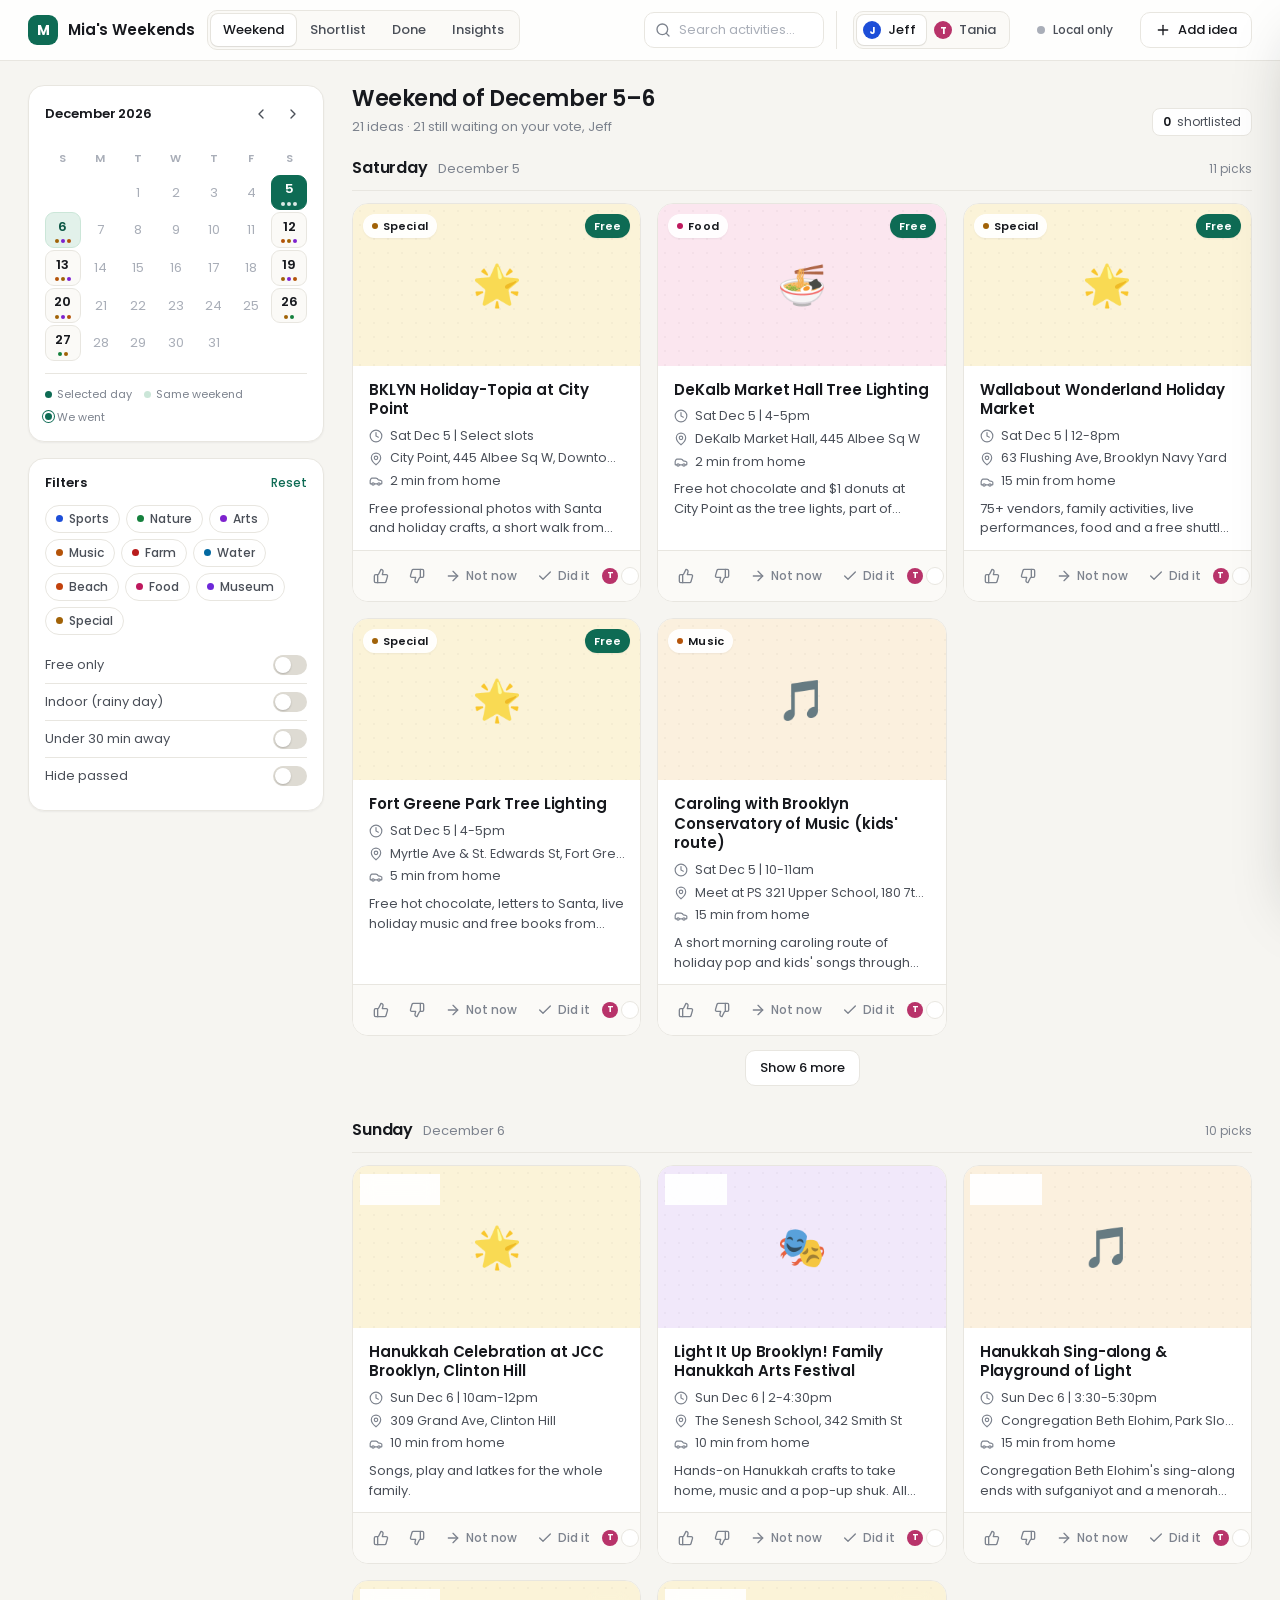
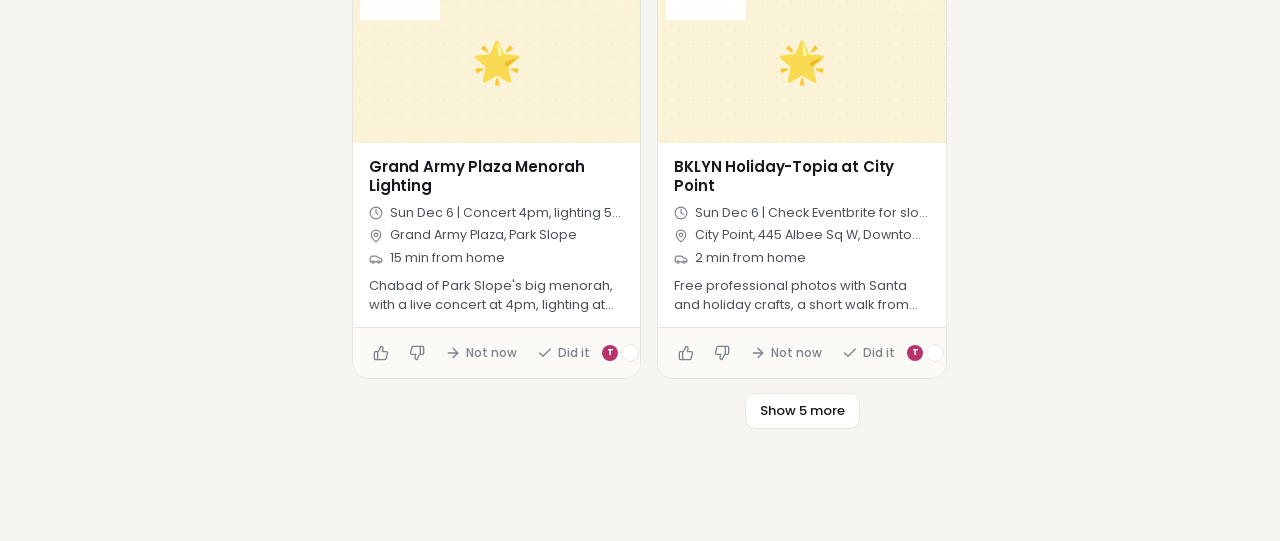
<file: index.html>
<!DOCTYPE html>
<html lang="en">
<head>
<meta charset="UTF-8">
<meta name="viewport" content="width=device-width, initial-scale=1">
<title>Mia's Weekends</title>
<style>



:root{
  --bg:#F6F5F1;--surface:#FFFFFF;--surface-2:#FBFAF7;
  --ink:#17191E;--ink-2:#4A4F58;--ink-3:#7D838E;--ink-4:#A9AEB8;
  --line:#E8E6E0;--line-2:#DEDBD3;
  --accent:#0E6B54;--accent-ink:#0B5644;--accent-soft:#E2F1EA;--accent-soft-2:#CBE6D8;
  --danger:#B42318;--danger-soft:#FBE9E7;
  --amber:#8A5A00;--amber-soft:#FBF1D9;
  --r-sm:8px;--r:12px;--r-lg:16px;
  --shadow-sm:0 1px 2px rgba(23,25,30,.05);
  --shadow:0 1px 2px rgba(23,25,30,.04),0 6px 20px -8px rgba(23,25,30,.14);
  --shadow-lg:0 24px 60px -20px rgba(23,25,30,.28);
  --font:"Poppins",-apple-system,BlinkMacSystemFont,"Segoe UI",Roboto,"Helvetica Neue",Arial,sans-serif;
  --jeff:#1D4ED8;--jeff-soft:#E4ECFB;--tania:#B8336A;--tania-soft:#FBE4EE;
}
*{box-sizing:border-box;margin:0;padding:0}
html{-webkit-text-size-adjust:100%}
body{font-family:var(--font);background:var(--bg);color:var(--ink);font-size:13.5px;line-height:1.5;-webkit-font-smoothing:antialiased;text-rendering:optimizeLegibility}
button{font:inherit;color:inherit;background:none;border:0;cursor:pointer}
button:disabled{cursor:default}
input,select,textarea{font:inherit;color:inherit}
a{color:inherit}
svg.i{width:16px;height:16px;stroke:currentColor;fill:none;stroke-width:2;stroke-linecap:round;stroke-linejoin:round;flex:none}
:focus-visible{outline:2px solid var(--accent);outline-offset:2px;border-radius:6px}
::selection{background:var(--accent-soft-2)}

/* ── Top bar ─────────────────────────────────────────────── */
.topbar{position:sticky;top:0;z-index:40;background:rgba(255,255,255,.86);backdrop-filter:saturate(180%) blur(12px);-webkit-backdrop-filter:saturate(180%) blur(12px);border-bottom:1px solid var(--line)}
.topbar-in{max-width:1440px;margin:0 auto;padding:0 28px;height:60px;display:flex;align-items:center;gap:20px}
.brand{display:flex;align-items:center;gap:10px;text-decoration:none;flex:none}
.brand-mark{width:30px;height:30px;border-radius:9px;background:var(--accent);color:#fff;display:grid;place-items:center;font-weight:700;font-size:14px;letter-spacing:-.02em}
.brand-name{font-weight:600;font-size:15px;letter-spacing:-.01em}
.brand-sub{font-size:12px;color:var(--ink-3);margin-left:2px}
.seg{display:inline-flex;background:var(--surface-2);border:1px solid var(--line);border-radius:10px;padding:3px;gap:2px}
.seg button{padding:6px 12px;border-radius:7px;font-size:13px;font-weight:500;color:var(--ink-2);transition:background .15s,color .15s,box-shadow .15s}
.seg button:hover{color:var(--ink)}
.seg button[aria-pressed="true"]{background:#fff;color:var(--ink);box-shadow:var(--shadow-sm),0 0 0 1px var(--line)}
.spacer{flex:1}
.search{position:relative;width:260px}
.search input{width:100%;height:36px;padding:0 12px 0 34px;border:1px solid var(--line);border-radius:10px;background:var(--surface);font-size:13px;transition:border-color .15s,box-shadow .15s}
.search input::placeholder{color:var(--ink-4)}
.search input:focus{outline:0;border-color:var(--accent);box-shadow:0 0 0 3px var(--accent-soft)}
.search svg{position:absolute;left:11px;top:10px;color:var(--ink-3)}
.who{display:inline-flex;align-items:center;gap:8px;padding-left:16px;border-left:1px solid var(--line)}
.who-label{font-size:12px;color:var(--ink-3);white-space:nowrap}
.who .seg button{display:inline-flex;align-items:center;gap:7px;padding:5px 10px 5px 6px}
.av{width:22px;height:22px;border-radius:50%;display:inline-grid;place-items:center;font-size:11px;font-weight:700;color:#fff;flex:none}
.av.j{background:var(--jeff)}.av.t{background:var(--tania)}
.av.sm{width:18px;height:18px;font-size:10px}
.btn{display:inline-flex;align-items:center;gap:7px;height:36px;padding:0 14px;border-radius:10px;font-size:13px;font-weight:500;border:1px solid var(--line);background:var(--surface);color:var(--ink);transition:background .15s,border-color .15s,transform .05s;white-space:nowrap}
.btn:hover{background:var(--surface-2);border-color:var(--line-2)}
.btn:active{transform:translateY(1px)}
.btn.primary{background:var(--accent);border-color:var(--accent);color:#fff}
.btn.primary:hover{background:var(--accent-ink)}
.btn.ghost{border-color:transparent;background:transparent}
.btn.ghost:hover{background:var(--surface-2)}
.btn.sm{height:30px;padding:0 10px;font-size:12px;border-radius:8px}
.btn.danger{color:var(--danger)}
.btn.sync{gap:8px;font-size:12px;color:var(--ink-2)}
.sdot{width:8px;height:8px;border-radius:50%;background:var(--ink-4);display:inline-block;flex:none}
.sdot.ok{background:var(--accent);box-shadow:0 0 0 3px var(--accent-soft)}
.sdot.err{background:var(--danger)}
.sdot.busy{background:var(--amber);animation:pulse 1s infinite}
@keyframes pulse{50%{opacity:.4}}
.kv{display:grid;grid-template-columns:auto 1fr;gap:6px 12px;font-size:12.5px;color:var(--ink-2)}
.kv b{color:var(--ink);font-weight:500}
.steps{counter-reset:s;display:grid;gap:8px;font-size:13px;color:var(--ink-2)}
.steps div{display:flex;gap:10px;align-items:flex-start}
.steps div::before{counter-increment:s;content:counter(s);flex:none;width:20px;height:20px;border-radius:50%;background:var(--surface-2);border:1px solid var(--line);font-size:11px;font-weight:600;display:grid;place-items:center;color:var(--ink)}
code{font-family:ui-monospace,SFMono-Regular,Menlo,Consolas,monospace;font-size:11.5px;background:var(--surface-2);border:1px solid var(--line);border-radius:5px;padding:1px 5px}

/* ── Layout ──────────────────────────────────────────────── */
.shell{max-width:1440px;margin:0 auto;padding:24px 28px 80px;display:grid;grid-template-columns:296px minmax(0,1fr);gap:28px;align-items:start}
.rail{position:sticky;top:84px;display:flex;flex-direction:column;gap:16px}
.panel{background:var(--surface);border:1px solid var(--line);border-radius:var(--r-lg);box-shadow:var(--shadow-sm)}
.panel-h{display:flex;align-items:center;justify-content:space-between;padding:14px 16px 0}
.panel-h h3{font-size:13px;font-weight:600;letter-spacing:-.005em}
.panel-b{padding:12px 16px 16px}

/* Calendar */
.cal-nav{display:flex;align-items:center;gap:4px}
.cal-nav button{width:28px;height:28px;border-radius:8px;display:grid;place-items:center;color:var(--ink-2)}
.cal-nav button:hover{background:var(--surface-2)}
.cal-nav button:disabled{color:var(--ink-4);background:none}
.cal-grid{display:grid;grid-template-columns:repeat(7,1fr);gap:2px;margin-top:6px}
.cal-dow{font-size:11px;font-weight:600;color:var(--ink-4);text-align:center;padding:4px 0 6px;letter-spacing:.02em}
.cal-d{position:relative;aspect-ratio:1;border-radius:9px;display:flex;flex-direction:column;align-items:center;justify-content:center;font-size:13px;color:var(--ink-4);font-variant-numeric:tabular-nums}
.cal-d.wk{color:var(--ink-3)}
.cal-d.has{color:var(--ink);font-weight:600;cursor:pointer;background:var(--surface-2);border:1px solid var(--line)}
.cal-d.has:hover{border-color:var(--line-2);background:#fff}
.cal-d.sel{background:var(--accent);border-color:var(--accent);color:#fff}
.cal-d.pair{background:var(--accent-soft);border-color:var(--accent-soft-2);color:var(--accent-ink)}
.cal-d .dots{display:flex;gap:2px;margin-top:3px;height:4px}
.cal-d .dots i{width:4px;height:4px;border-radius:50%;display:block}
.cal-d.sel .dots i{background:rgba(255,255,255,.85)!important}
.cal-d .done{position:absolute;top:3px;right:4px;width:12px;height:12px;border-radius:50%;background:var(--accent);color:#fff;display:grid;place-items:center}
.cal-d .done svg{width:8px;height:8px;stroke-width:3}
.cal-d.sel .done{background:#fff;color:var(--accent)}
.cal-legend{display:flex;flex-wrap:wrap;gap:6px 12px;margin-top:12px;padding-top:12px;border-top:1px solid var(--line)}
.cal-legend span{display:inline-flex;align-items:center;gap:5px;font-size:11px;color:var(--ink-3)}
.cal-legend i{width:7px;height:7px;border-radius:50%;display:inline-block}
.wk-strip{display:none;gap:6px;overflow-x:auto;padding:2px 0 6px;-webkit-overflow-scrolling:touch;scrollbar-width:none}
.wk-strip::-webkit-scrollbar{display:none}
.wk-strip button{flex:none;height:34px;padding:0 12px;border-radius:10px;border:1px solid var(--line);background:#fff;font-size:12.5px;font-weight:500;color:var(--ink-2);display:inline-flex;align-items:center;gap:6px}
.wk-strip button[aria-pressed="true"]{background:var(--accent);border-color:var(--accent);color:#fff}
.wk-strip button i{width:6px;height:6px;border-radius:50%;background:var(--accent);display:inline-block}
.wk-strip button[aria-pressed="true"] i{background:#fff}
.ftog{display:none}

/* Filters */
.chips{display:flex;flex-wrap:wrap;gap:6px}
.chip{display:inline-flex;align-items:center;gap:6px;height:28px;padding:0 10px;border-radius:999px;border:1px solid var(--line);background:#fff;font-size:12px;font-weight:500;color:var(--ink-2);transition:all .12s}
.chip:hover{border-color:var(--line-2);color:var(--ink)}
.chip[aria-pressed="true"]{background:var(--ink);border-color:var(--ink);color:#fff}
.chip i{width:7px;height:7px;border-radius:50%;display:inline-block}
.chip[aria-pressed="true"] i{outline:2px solid rgba(255,255,255,.5)}
.toggle-row{display:flex;align-items:center;justify-content:space-between;padding:8px 0;font-size:13px;color:var(--ink-2)}
.toggle-row+.toggle-row{border-top:1px solid var(--line)}
.sw{position:relative;width:34px;height:20px;border-radius:999px;background:var(--line-2);transition:background .15s;flex:none}
.sw::after{content:"";position:absolute;top:2px;left:2px;width:16px;height:16px;border-radius:50%;background:#fff;box-shadow:0 1px 2px rgba(0,0,0,.2);transition:transform .15s}
.sw[aria-checked="true"]{background:var(--accent)}
.sw[aria-checked="true"]::after{transform:translateX(14px)}
.link-btn{font-size:12px;color:var(--accent);font-weight:500}
.link-btn:hover{text-decoration:underline}

/* ── Main ────────────────────────────────────────────────── */
.main{min-width:0}
.page-h{display:flex;align-items:flex-end;justify-content:space-between;gap:16px;margin-bottom:20px}
.page-h h1{font-size:22px;font-weight:600;letter-spacing:-.02em;line-height:1.25}
.page-h .sub{color:var(--ink-3);font-size:13px;margin-top:4px}
.stat-row{display:flex;gap:8px;flex-wrap:wrap}
.stat{display:inline-flex;align-items:center;gap:6px;height:28px;padding:0 10px;border-radius:8px;background:var(--surface);border:1px solid var(--line);font-size:12px;color:var(--ink-2);font-variant-numeric:tabular-nums}
.stat b{color:var(--ink);font-weight:600}
.stat.ok{background:var(--accent-soft);border-color:var(--accent-soft-2);color:var(--accent-ink)}
.stat.ok b{color:var(--accent-ink)}

.day{margin-bottom:32px}
.day-h{display:flex;align-items:baseline;gap:10px;margin-bottom:12px;padding-bottom:10px;border-bottom:1px solid var(--line)}
.day-h h2{font-size:16px;font-weight:600;letter-spacing:-.01em}
.day-h .date{color:var(--ink-3);font-size:13px}
.day-h .n{margin-left:auto;font-size:12px;color:var(--ink-3)}
.grid{display:grid;grid-template-columns:repeat(auto-fill,minmax(280px,1fr));gap:16px}
.more{display:flex;justify-content:center;margin-top:14px}

/* Card */
.card{position:relative;background:var(--surface);border:1px solid var(--line);border-radius:var(--r-lg);overflow:hidden;display:flex;flex-direction:column;transition:box-shadow .18s,transform .18s,border-color .18s;cursor:pointer}
.card:hover{box-shadow:var(--shadow);transform:translateY(-1px);border-color:var(--line-2)}
.card.passed{opacity:.55}
.card.passed:hover{opacity:1}
.card.done{border-color:var(--accent-soft-2)}
.media{position:relative;aspect-ratio:16/9;background:var(--ph,var(--surface-2));overflow:hidden}
.media img{width:100%;height:100%;object-fit:cover;display:block}
.media .ph{position:absolute;inset:0;display:grid;place-items:center;font-size:40px;opacity:.9}
.media .ph::before{content:"";position:absolute;inset:0;background-image:radial-gradient(rgba(0,0,0,.06) 1px,transparent 1px);background-size:14px 14px;opacity:.5}
.media .ph span{position:relative;filter:saturate(.9)}
.badges{position:absolute;top:10px;left:10px;right:10px;display:flex;justify-content:space-between;align-items:flex-start;gap:6px;pointer-events:none}
.badge{display:inline-flex;align-items:center;gap:5px;height:24px;padding:0 9px;border-radius:999px;font-size:11px;font-weight:600;background:rgba(255,255,255,.92);backdrop-filter:blur(6px);color:var(--ink);box-shadow:var(--shadow-sm);letter-spacing:.01em}
.badge i{width:6px;height:6px;border-radius:50%;display:inline-block}
.badge.free{background:var(--accent);color:#fff}
.badge.done{background:var(--accent);color:#fff}
.badge.done svg{width:12px;height:12px;stroke-width:3}
.body{padding:14px 16px 12px;display:flex;flex-direction:column;gap:8px;flex:1}
.title{font-size:15px;font-weight:600;letter-spacing:-.01em;line-height:1.3}
.meta{display:flex;flex-direction:column;gap:4px;color:var(--ink-2);font-size:12.5px}
.meta div{display:flex;align-items:center;gap:7px;min-width:0}
.meta svg{color:var(--ink-3);width:14px;height:14px}
.meta span{overflow:hidden;text-overflow:ellipsis;white-space:nowrap}
.desc{color:var(--ink-2);font-size:13px;line-height:1.5;display:-webkit-box;-webkit-line-clamp:2;-webkit-box-orient:vertical;overflow:hidden}
.rx{display:flex;flex-wrap:wrap;gap:4px;margin-top:2px}
.rx span{font-size:11px;padding:2px 7px;border-radius:6px;background:var(--surface-2);border:1px solid var(--line);color:var(--ink-2)}
.rx span.j{border-color:var(--jeff-soft);background:var(--jeff-soft);color:var(--jeff)}
.rx span.t{border-color:var(--tania-soft);background:var(--tania-soft);color:var(--tania)}
.foot{display:flex;align-items:center;gap:4px;padding:10px 12px;overflow:hidden;border-top:1px solid var(--line);background:var(--surface-2)}
.vb{display:inline-flex;align-items:center;justify-content:center;gap:5px;height:30px;min-width:30px;padding:0 7px;flex:none;border-radius:8px;border:1px solid transparent;color:var(--ink-3);font-size:12px;font-weight:500;transition:all .12s}
.vb:hover{background:#fff;border-color:var(--line);color:var(--ink)}
.vb.on.up{background:var(--accent-soft);border-color:var(--accent-soft-2);color:var(--accent-ink)}
.vb.on.dn{background:var(--danger-soft);border-color:#F3C9C4;color:var(--danger)}
.vb.on.sk{background:var(--amber-soft);border-color:#F1DDA8;color:var(--amber)}
.vb.on.dd{background:var(--ink);border-color:var(--ink);color:#fff}
.other{margin-left:auto;display:inline-flex;align-items:center;gap:3px;font-size:11px;color:var(--ink-3);flex:none}
.other .av{width:16px;height:16px;font-size:9px}
.other .st{display:inline-grid;place-items:center;width:18px;height:18px;border-radius:50%;background:#fff;border:1px solid var(--line)}
.other .st svg{width:11px;height:11px}
.other .st.up{color:var(--accent);border-color:var(--accent-soft-2);background:var(--accent-soft)}
.other .st.dn{color:var(--danger);border-color:#F3C9C4;background:var(--danger-soft)}
.other .st.sk{color:var(--amber);border-color:#F1DDA8;background:var(--amber-soft)}

.empty{padding:48px 24px;text-align:center;color:var(--ink-3);background:var(--surface);border:1px dashed var(--line-2);border-radius:var(--r-lg)}
.empty h3{color:var(--ink);font-size:15px;font-weight:600;margin-bottom:4px}

/* ── Drawer ──────────────────────────────────────────────── */
.scrim{position:fixed;inset:0;background:rgba(23,25,30,.35);opacity:0;pointer-events:none;transition:opacity .2s;z-index:60}
.scrim.open{opacity:1;pointer-events:auto}
.drawer{position:fixed;top:0;right:0;bottom:0;width:min(560px,100vw);background:var(--surface);z-index:70;transform:translateX(100%);transition:transform .25s cubic-bezier(.2,.8,.2,1);box-shadow:var(--shadow-lg);display:flex;flex-direction:column;overflow:hidden}
.drawer.open{transform:none}
.dr-top{position:sticky;top:0;display:flex;align-items:center;justify-content:space-between;padding:12px 16px;border-bottom:1px solid var(--line);background:#fff;z-index:1}
.dr-top .kicker{font-size:12px;color:var(--ink-3);display:flex;align-items:center;gap:8px}
.icon-btn{width:32px;height:32px;border-radius:8px;display:grid;place-items:center;color:var(--ink-2)}
.icon-btn:hover{background:var(--surface-2);color:var(--ink)}
.dr-body{overflow-y:auto;flex:1}
.dr-media{aspect-ratio:2/1;position:relative;background:var(--ph,var(--surface-2))}
.dr-media img{width:100%;height:100%;object-fit:cover;display:block}
.dr-media .ph{position:absolute;inset:0;display:grid;place-items:center;font-size:64px}
.dr-sec{padding:20px 24px;border-bottom:1px solid var(--line)}
.dr-sec:last-child{border-bottom:0}
.dr-sec h2{font-size:20px;font-weight:600;letter-spacing:-.015em;line-height:1.25;margin:6px 0 10px}
.dr-sec h4{font-size:12px;font-weight:600;color:var(--ink-3);text-transform:uppercase;letter-spacing:.06em;margin-bottom:10px}
.dr-meta{display:grid;grid-template-columns:auto 1fr;gap:8px 12px;font-size:13px;color:var(--ink-2);align-items:center}
.dr-meta svg{color:var(--ink-3)}
.dr-desc{font-size:14px;line-height:1.6;color:var(--ink-2);margin-top:14px}
.dr-src{margin-top:14px;display:inline-flex;align-items:center;gap:6px;font-size:13px;color:var(--accent);font-weight:500;text-decoration:none}
.dr-src:hover{text-decoration:underline}
.person{border:1px solid var(--line);border-radius:var(--r);padding:14px;background:var(--surface-2)}
.person+.person{margin-top:10px}
.person.me{background:#fff;border-color:var(--line-2);box-shadow:var(--shadow-sm)}
.person-h{display:flex;align-items:center;gap:8px;margin-bottom:10px}
.person-h b{font-size:13px;font-weight:600}
.person-h .you{font-size:11px;color:var(--ink-3);background:var(--surface-2);border:1px solid var(--line);padding:1px 7px;border-radius:999px}
.vrow{display:flex;gap:6px;flex-wrap:wrap}
.vrow .vb{background:#fff;border-color:var(--line);height:34px;padding:0 12px}
.trow{display:flex;flex-wrap:wrap;gap:6px;margin-top:10px}
.tg{height:28px;padding:0 10px;border-radius:999px;border:1px solid var(--line);background:#fff;font-size:12px;color:var(--ink-2);transition:all .12s}
.tg:hover{border-color:var(--line-2);color:var(--ink)}
.tg.on{background:var(--ink);border-color:var(--ink);color:#fff}
.tg.on.j{background:var(--jeff);border-color:var(--jeff)}
.tg.on.t{background:var(--tania);border-color:var(--tania)}
.did-row{display:flex;align-items:center;justify-content:space-between;gap:12px}
.did-row p{font-size:13px;color:var(--ink-2)}
textarea{width:100%;min-height:96px;padding:10px 12px;border:1px solid var(--line);border-radius:10px;background:#fff;resize:vertical;line-height:1.5;font-size:13px}
textarea:focus{outline:0;border-color:var(--accent);box-shadow:0 0 0 3px var(--accent-soft)}
.note-foot{display:flex;justify-content:space-between;align-items:center;margin-top:8px;font-size:12px;color:var(--ink-3)}

/* ── Modal ───────────────────────────────────────────────── */
.modal{position:fixed;inset:0;display:grid;place-items:center;padding:20px;z-index:80;opacity:0;pointer-events:none;transition:opacity .15s}
.modal.open{opacity:1;pointer-events:auto}
.modal-c{width:min(560px,100%);background:#fff;border-radius:var(--r-lg);box-shadow:var(--shadow-lg);max-height:90vh;overflow:auto}
.modal-h{padding:18px 22px 0;display:flex;justify-content:space-between;align-items:center}
.modal-h h3{font-size:17px;font-weight:600;letter-spacing:-.01em}
.modal-b{padding:16px 22px 22px;display:grid;gap:14px}
.f{display:grid;gap:6px}
.f label{font-size:12px;font-weight:600;color:var(--ink-2)}
.f input,.f select{height:38px;padding:0 12px;border:1px solid var(--line);border-radius:10px;background:#fff}
.f input:focus,.f select:focus{outline:0;border-color:var(--accent);box-shadow:0 0 0 3px var(--accent-soft)}
.f2{display:grid;grid-template-columns:1fr 1fr;gap:12px}
.modal-f{display:flex;justify-content:flex-end;gap:8px;padding-top:6px}

/* ── Insights ────────────────────────────────────────────── */
.ins-grid{display:grid;grid-template-columns:repeat(4,1fr);gap:12px;margin-bottom:20px}
.kpi{background:var(--surface);border:1px solid var(--line);border-radius:var(--r);padding:14px 16px}
.kpi .v{font-size:26px;font-weight:600;letter-spacing:-.02em;line-height:1;font-variant-numeric:tabular-nums}
.kpi .l{font-size:12px;color:var(--ink-3);margin-top:6px}
.ins-2{display:grid;grid-template-columns:1fr 1fr;gap:16px}
.ins-2>.panel .panel-b{padding-top:8px}
.list{display:flex;flex-direction:column}
.list a{display:flex;align-items:center;gap:10px;padding:9px 0;border-bottom:1px solid var(--line);font-size:13px;text-decoration:none;cursor:pointer}
.list a:last-child{border-bottom:0}
.list a:hover .t{color:var(--accent)}
.list .t{flex:1;min-width:0;overflow:hidden;text-overflow:ellipsis;white-space:nowrap}
.list .d{font-size:11px;color:var(--ink-3);font-variant-numeric:tabular-nums;flex:none}
.bar{display:flex;align-items:center;gap:10px;padding:6px 0;font-size:12.5px}
.bar .n{width:88px;color:var(--ink-2);flex:none}
.bar .tr{flex:1;height:8px;border-radius:4px;background:var(--surface-2);overflow:hidden}
.bar .fl{height:100%;border-radius:4px}
.bar .c{width:24px;text-align:right;color:var(--ink-3);font-variant-numeric:tabular-nums}
.note-box{background:var(--accent-soft);border:1px solid var(--accent-soft-2);border-radius:var(--r);padding:14px 16px;font-size:13px;color:var(--accent-ink);line-height:1.55;margin-top:16px}

/* ── Toast ───────────────────────────────────────────────── */
.toast{position:fixed;bottom:24px;left:50%;transform:translate(-50%,16px);background:var(--ink);color:#fff;padding:10px 16px;border-radius:10px;font-size:13px;font-weight:500;box-shadow:var(--shadow-lg);opacity:0;pointer-events:none;transition:all .2s;z-index:100;display:flex;align-items:center;gap:8px}
.toast.show{opacity:1;transform:translate(-50%,0)}

/* ── Responsive ──────────────────────────────────────────── */
@media(max-width:1280px){.brand-sub,.who-label{display:none}.search{width:180px}.topbar-in{gap:12px}}
@media(max-width:1100px){.ins-grid{grid-template-columns:repeat(2,1fr)}.search{width:150px}}
@media(max-width:900px){
  .shell{grid-template-columns:1fr;padding:16px 16px 80px;gap:16px}
  .rail{position:static;display:grid;grid-template-columns:1fr 1fr;gap:12px}
  .topbar-in{padding:0 16px;gap:10px;flex-wrap:wrap;height:auto;min-height:56px;padding-top:8px;padding-bottom:8px}
  .brand-sub{display:none}.search{width:100%;order:9}.who{border:0;padding:0}
  .ins-2{grid-template-columns:1fr}
  .wk-strip{display:flex}.cal-grid,.cal-legend,.cal-nav{display:none}
  .ftog{display:inline-flex}.rail .panel.filters .panel-b{display:none}.rail .panel.filters.open .panel-b{display:block}
  #addBtn span{display:none}#addBtn{padding:0 10px}
}
@media(max-width:640px){.rail{grid-template-columns:1fr}.grid{grid-template-columns:1fr}.page-h{flex-direction:column;align-items:flex-start}.f2{grid-template-columns:1fr}}
@media(prefers-reduced-motion:reduce){*{transition:none!important}}
</style>
<link rel="preconnect" href="https://fonts.googleapis.com"><link rel="preconnect" href="https://fonts.gstatic.com" crossorigin><link href="https://fonts.googleapis.com/css2?family=Poppins:wght@400;500;600&display=swap" rel="stylesheet"></head>
<body>

<header class="topbar">
  <div class="topbar-in">
    <a class="brand" href="#" onclick="return false">
      <span class="brand-mark">M</span>
      <span class="brand-name">Mia's Weekends</span>
      <span class="brand-sub">Family activity planner</span>
    </a>
    <div class="seg" id="viewSeg" role="tablist" aria-label="View">
      <button data-view="weekend" aria-pressed="true">Weekend</button>
      <button data-view="shortlist" aria-pressed="false">Shortlist</button>
      <button data-view="done" aria-pressed="false">Done</button>
      <button data-view="insights" aria-pressed="false">Insights</button>
    </div>
    <div class="spacer"></div>
    <label class="search"><svg class="i" viewBox="0 0 24 24"><circle cx="11" cy="11" r="8"/><path d="m21 21-4.3-4.3"/></svg><input id="q" type="search" placeholder="Search activities…" aria-label="Search activities"></label>
    <div class="who">
      <span class="who-label">I am</span>
      <div class="seg" id="whoSeg">
        <button data-who="jeff" aria-pressed="true"><span class="av j sm">J</span>Jeff</button>
        <button data-who="tania" aria-pressed="false"><span class="av t sm">T</span>Tania</button>
      </div>
    </div>
    <button class="btn ghost sync" id="syncBtn" title="Shared votes status"><i class="sdot" id="syncDot"></i><span id="syncLabel">Local only</span></button>
    <button class="btn" id="addBtn"><svg class="i" viewBox="0 0 24 24"><path d="M5 12h14"/><path d="M12 5v14"/></svg><span>Add idea</span></button>
  </div>
</header>

<div class="shell">
  <aside class="rail">
    <section class="panel">
      <div class="panel-h"><h3 id="calTitle">June 2026</h3><div class="cal-nav"><button id="calPrev" aria-label="Previous month"><svg class="i" viewBox="0 0 24 24"><path d="m15 18-6-6 6-6"/></svg></button><button id="calNext" aria-label="Next month"><svg class="i" viewBox="0 0 24 24"><path d="m9 18 6-6-6-6"/></svg></button></div></div>
      <div class="panel-b"><div class="wk-strip" id="wkStrip"></div><div class="cal-grid" id="cal"></div><div class="cal-legend" id="calLegend"></div></div>
    </section>
    <section class="panel filters" id="filtersPanel">
      <div class="panel-h"><h3>Filters</h3><div style="display:flex;gap:10px;align-items:center"><button class="link-btn" id="clearF">Reset</button><button class="link-btn ftog" id="ftog" aria-expanded="false">Show</button></div></div>
      <div class="panel-b">
        <div class="chips" id="catChips"></div>
        <div style="margin-top:12px">
          <div class="toggle-row"><span>Free only</span><button class="sw" role="switch" aria-checked="false" data-tf="free" aria-label="Free only"></button></div>
          <div class="toggle-row"><span>Indoor (rainy day)</span><button class="sw" role="switch" aria-checked="false" data-tf="indoor" aria-label="Indoor only"></button></div>
          <div class="toggle-row"><span>Under 30 min away</span><button class="sw" role="switch" aria-checked="false" data-tf="near" aria-label="Under 30 minutes away"></button></div>
          <div class="toggle-row"><span>Hide passed</span><button class="sw" role="switch" aria-checked="false" data-tf="hidePassed" aria-label="Hide activities either of us passed on"></button></div>
        </div>
      </div>
    </section>
  </aside>
  <main class="main" id="main"></main>
</div>

<div class="scrim" id="scrim"></div>
<aside class="drawer" id="drawer" role="dialog" aria-modal="true" aria-label="Activity details"></aside>

<div class="modal" id="modal" role="dialog" aria-modal="true" aria-labelledby="modalTitle">
  <div class="modal-c">
    <div class="modal-h"><h3 id="modalTitle">Add an idea</h3><button class="icon-btn" id="modalClose" aria-label="Close"><svg class="i" viewBox="0 0 24 24"><path d="M18 6 6 18"/><path d="m6 6 12 12"/></svg></button></div>
    <div class="modal-b">
      <div class="f"><label for="mTitle">Title</label><input id="mTitle" placeholder="e.g. Puppet show at Jane's Carousel"></div>
      <div class="f"><label for="mDesc">What is it?</label><input id="mDesc" placeholder="One or two sentences"></div>
      <div class="f2">
        <div class="f"><label for="mDate">Day</label><select id="mDate"></select></div>
        <div class="f"><label for="mCat">Category</label><select id="mCat"></select></div>
      </div>
      <div class="f2">
        <div class="f"><label for="mTiming">Timing</label><input id="mTiming" placeholder="Sat 10am–1pm"></div>
        <div class="f"><label for="mDist">Travel time</label><input id="mDist" placeholder="20 min"></div>
      </div>
      <div class="f"><label for="mLoc">Location</label><input id="mLoc" placeholder="Brooklyn Bridge Park, Pier 6"></div>
      <div class="f"><label for="mUrl">Link (optional)</label><input id="mUrl" placeholder="https://"></div>
      <div class="f"><label>Tags</label><div class="chips" id="mTags"></div></div>
      <div class="modal-f"><button class="btn" id="modalCancel">Cancel</button><button class="btn primary" id="modalSave">Add to weekend</button></div>
    </div>
  </div>
</div>

<div class="toast" id="toast" role="status" aria-live="polite"></div>

<script>
// ── CONFIG ──────────────────────────────────────────────────
const CAT={
  sports: {e:'⚽',n:'Sports', c:'#1D4ED8',bg:'#E8EEFC'},
  nature: {e:'🌿',n:'Nature', c:'#15803D',bg:'#E6F4EA'},
  arts:   {e:'🎭',n:'Arts',   c:'#7E22CE',bg:'#F1E8FA'},
  music:  {e:'🎵',n:'Music',  c:'#B45309',bg:'#FBF0DE'},
  farm:   {e:'🌾',n:'Farm',   c:'#B91C1C',bg:'#FBE7E7'},
  water:  {e:'🏊',n:'Water',  c:'#0369A1',bg:'#E3F1FA'},
  beach:  {e:'🏖️',n:'Beach',  c:'#C2410C',bg:'#FCEBE0'},
  food:   {e:'🍜',n:'Food',   c:'#BE185D',bg:'#FBE6EF'},
  museum: {e:'🏛️',n:'Museum', c:'#6D28D9',bg:'#EEE9FB'},
  special:{e:'🌟',n:'Special',c:'#A16207',bg:'#FBF3D8'},
};
const RTAGS=[
  {k:'excited',   l:"Can't wait"},
  {k:'mia-fave',  l:"Mia will love it"},
  {k:'book-ahead',l:'Book ahead'},
  {k:'rainy',     l:'Rainy-day option'},
  {k:'too-far',   l:'Too far'},
  {k:'pricey',    l:'Too pricey'},
  {k:'timing',    l:'Bad timing'},
  {k:'next-year', l:'Save for next year'},
];
const PEOPLE={jeff:{n:'Jeff',k:'j'},tania:{n:'Tania',k:'t'}};
const WKND_DATES=['2026-11-28','2026-11-29','2026-12-05','2026-12-06','2026-12-12','2026-12-13','2026-12-19','2026-12-20','2026-12-26','2026-12-27','2027-01-02','2027-01-03'];
const PAIR={};for(let i=0;i<WKND_DATES.length;i+=2){PAIR[WKND_DATES[i]]=WKND_DATES[i+1];PAIR[WKND_DATES[i+1]]=WKND_DATES[i]}
const MAX_SHOWN=5;

// ── ACTIVITIES (updated by the Monday scan) ─────────────────
let ACTIVITIES=[
 {
  "id": "w20261128_1",
  "title": "Park Slope Tree Lighting & Small Business Saturday",
  "desc": "Live music from Rolie Polie Guacamole, face painting, Mexican hot chocolate and churros, plus photos with Santa, Mrs. Claus and the elves. Tree lit at 5:15pm.",
  "timing": "Sat Nov 28 | 4:30-5:30pm",
  "location": "5th Ave at 4th St, Park Slope",
  "distance": "15 min",
  "source": "Gensa (Brooklyn Bridge Parents)",
  "sourceUrl": "https://parkslopefifthavenuebid.com/event/5th-avenue-tree-lighting-small-business-saturday/",
  "imageUrl": "",
  "day": "2026-11-28",
  "category": "special",
  "tags": [
   "free",
   "outdoor",
   "toddler-friendly"
  ]
 },
 {
  "id": "w20261128_2",
  "title": "Chevere Holiday Market",
  "desc": "Latin American food, local vendors and small businesses for a family afternoon at Greenwood Park. Free with registration.",
  "timing": "Sat Nov 28 | 12-5pm",
  "location": "Greenwood Park, 555 7th Ave",
  "distance": "20 min",
  "source": "Gensa (Brooklyn Bridge Parents)",
  "sourceUrl": "https://www.gensa.family/new-york-city/news/holiday-markets-in-brooklyn-for-families-this-season",
  "imageUrl": "",
  "day": "2026-11-28",
  "category": "food",
  "tags": [
   "free",
   "outdoor",
   "toddler-friendly"
  ]
 },
 {
  "id": "w20261128_3",
  "title": "Brooklyn Flea Holiday Market",
  "desc": "40+ vendors under the Dumbo Archway with gifts, vintage, mulled wine, performances and twinkly lights. Easy stroller loop, then a lap around the Brooklyn Bridge Park carousel nearby.",
  "timing": "Sat Nov 28 | 10am-5pm",
  "location": "Dumbo Archway & Plaza, DUMBO",
  "distance": "10 min",
  "source": "Gensa (Brooklyn Bridge Parents)",
  "sourceUrl": "https://www.gensa.family/new-york-city/news/holiday-markets-in-brooklyn-for-families-this-season",
  "imageUrl": "",
  "day": "2026-11-28",
  "category": "special",
  "tags": [
   "outdoor",
   "toddler-friendly"
  ]
 },
 {
  "id": "w20261128_4",
  "title": "BuyBLK. ByBLK. Holiday Pop-Up at Atlantic Terminal",
  "desc": "The Lay Out's market of Black-owned small businesses, indoors on the main level. First 100 purchasers on Saturdays get a free hot chocolate.",
  "timing": "Sat Nov 28 | 1-6pm",
  "location": "Atlantic Terminal, 139 Flatbush Ave",
  "distance": "3 min",
  "source": "Gensa (Brooklyn Bridge Parents)",
  "sourceUrl": "https://www.gensa.family/new-york-city/news/holiday-markets-in-brooklyn-for-families-this-season",
  "imageUrl": "",
  "day": "2026-11-28",
  "category": "special",
  "tags": [
   "free",
   "indoor",
   "toddler-friendly"
  ]
 },
 {
  "id": "w20261128_5",
  "title": "Christmas Concert at Black Forest Brooklyn",
  "desc": "Live brass and piano playing holiday favorites with sing-along. Kids under 5 are free, tickets $10-$15. It is a two-hour show, so plan a wiggle break. Sessions alternate between Fort Greene and Smith St, check times.",
  "timing": "Sat Nov 28 | Check times",
  "location": "733 Fulton St (Fort Greene) / 181 Smith St (Boerum Hill)",
  "distance": "5 min",
  "source": "Gensa (Brooklyn Bridge Parents)",
  "sourceUrl": "https://www.blackforestbrooklyn.com/xmas",
  "imageUrl": "",
  "day": "2026-11-28",
  "category": "music",
  "tags": [
   "indoor",
   "toddler-friendly"
  ]
 },
 {
  "id": "w20261128_6",
  "title": "Soca Santa & Tree Lighting, Flatbush",
  "desc": "Photos with Soca Santa from 3pm, DJ, free hot chocolate and snacks, tree lit at 6pm on the steps of Flatbush Reformed Church. Free.",
  "timing": "Sat Nov 28 | 3-7:30pm",
  "location": "890 Flatbush Ave, Flatbush",
  "distance": "20 min",
  "source": "Gensa (Brooklyn Bridge Parents)",
  "sourceUrl": "https://www.gensa.family/new-york-city/news/holiday-tree-lightings-in-new-york-city-for-families-2026",
  "imageUrl": "",
  "day": "2026-11-28",
  "category": "music",
  "tags": [
   "free",
   "outdoor",
   "toddler-friendly"
  ]
 },
 {
  "id": "w20261128_7",
  "title": "NYBG Holiday Train Show",
  "desc": "Model trains zip past miniature NYC landmarks built from plant parts at the New York Botanical Garden. A classic toddler day trip. Timed tickets, daytime entry from 10am, runs through Jan 10.",
  "timing": "Timed entry from 10am",
  "location": "2900 Southern Blvd, The Bronx",
  "distance": "~1 hr",
  "source": "NYBG",
  "sourceUrl": "https://www.nybg.org/event/holiday-train-show-2026/",
  "imageUrl": "",
  "day": "2026-11-28",
  "category": "nature",
  "tags": [
   "indoor",
   "daytrip",
   "toddler-friendly"
  ]
 },
 {
  "id": "w20261129_1",
  "title": "Brooklyn Flea Holiday Market",
  "desc": "40+ vendors under the Dumbo Archway with gifts, vintage, mulled wine, performances and twinkly lights. Easy stroller loop, then a lap around the Brooklyn Bridge Park carousel nearby.",
  "timing": "Sun Nov 29 | 10am-5pm",
  "location": "Dumbo Archway & Plaza, DUMBO",
  "distance": "10 min",
  "source": "Gensa (Brooklyn Bridge Parents)",
  "sourceUrl": "https://www.gensa.family/new-york-city/news/holiday-markets-in-brooklyn-for-families-this-season",
  "imageUrl": "",
  "day": "2026-11-29",
  "category": "special",
  "tags": [
   "outdoor",
   "toddler-friendly"
  ]
 },
 {
  "id": "w20261129_2",
  "title": "Christmas Concert at Black Forest Brooklyn",
  "desc": "Live brass and piano playing holiday favorites with sing-along. Kids under 5 are free, tickets $10-$15. It is a two-hour show, so plan a wiggle break. Sessions alternate between Fort Greene and Smith St, check times.",
  "timing": "Sun Nov 29 | Check times",
  "location": "733 Fulton St (Fort Greene) / 181 Smith St (Boerum Hill)",
  "distance": "5 min",
  "source": "Gensa (Brooklyn Bridge Parents)",
  "sourceUrl": "https://www.blackforestbrooklyn.com/xmas",
  "imageUrl": "",
  "day": "2026-11-29",
  "category": "music",
  "tags": [
   "indoor",
   "toddler-friendly"
  ]
 },
 {
  "id": "w20261129_3",
  "title": "Black Santa Sundays at Kings Plaza",
  "desc": "Photos with Black Santa at the Mill Basin mall. Check Kings Plaza's Santa Photos page for session details.",
  "timing": "Sun Nov 29 | 11am-7pm",
  "location": "Kings Plaza, Mill Basin",
  "distance": "35 min",
  "source": "Gensa (Brooklyn Bridge Parents)",
  "sourceUrl": "https://www.kingsplazaonline.com/SantaPhotos",
  "imageUrl": "",
  "day": "2026-11-29",
  "category": "special",
  "tags": [
   "indoor",
   "toddler-friendly"
  ]
 },
 {
  "id": "w20261129_4",
  "title": "NYBG Holiday Train Show",
  "desc": "Model trains zip past miniature NYC landmarks built from plant parts at the New York Botanical Garden. A classic toddler day trip. Timed tickets, daytime entry from 10am, runs through Jan 10.",
  "timing": "Timed entry from 10am",
  "location": "2900 Southern Blvd, The Bronx",
  "distance": "~1 hr",
  "source": "NYBG",
  "sourceUrl": "https://www.nybg.org/event/holiday-train-show-2026/",
  "imageUrl": "",
  "day": "2026-11-29",
  "category": "nature",
  "tags": [
   "indoor",
   "daytrip",
   "toddler-friendly"
  ]
 },
 {
  "id": "w20261129_5",
  "title": "Prospect Park Zoo",
  "desc": "Small, stroller-friendly zoo with sea lions, red pandas and a petting yard. An easy winter backup. Check current hours and ticket info before you go.",
  "timing": "Check hours",
  "location": "450 Flatbush Ave, Prospect Park",
  "distance": "20 min",
  "source": "Prospect Park Zoo",
  "sourceUrl": "https://www.prospectparkzoo.com",
  "imageUrl": "",
  "day": "2026-11-29",
  "category": "nature",
  "tags": [
   "indoor",
   "outdoor",
   "toddler-friendly"
  ]
 },
 {
  "id": "w20261205_1",
  "title": "BKLYN Holiday-Topia at City Point",
  "desc": "Free professional photos with Santa and holiday crafts, a short walk from home. Runs select dates Dec 5-13, so confirm your slot on Eventbrite.",
  "timing": "Sat Dec 5 | Select slots",
  "location": "City Point, 445 Albee Sq W, Downtown Brooklyn",
  "distance": "2 min",
  "source": "Gensa (Brooklyn Bridge Parents)",
  "sourceUrl": "https://www.eventbrite.com/e/bklyn-holiday-topia-at-city-point-tickets-2004051539101",
  "imageUrl": "",
  "day": "2026-12-05",
  "category": "special",
  "tags": [
   "free",
   "indoor",
   "toddler-friendly"
  ]
 },
 {
  "id": "w20261205_2",
  "title": "DeKalb Market Hall Tree Lighting",
  "desc": "Free hot chocolate and $1 donuts at City Point as the tree lights, part of Holiday-Topia.",
  "timing": "Sat Dec 5 | 4-5pm",
  "location": "DeKalb Market Hall, 445 Albee Sq W",
  "distance": "2 min",
  "source": "Gensa (Brooklyn Bridge Parents)",
  "sourceUrl": "https://www.gensa.family/new-york-city/news/holiday-tree-lightings-in-new-york-city-for-families-2026",
  "imageUrl": "",
  "day": "2026-12-05",
  "category": "food",
  "tags": [
   "free",
   "indoor",
   "toddler-friendly"
  ]
 },
 {
  "id": "w20261205_3",
  "title": "Wallabout Wonderland Holiday Market",
  "desc": "75+ vendors, family activities, live performances, food and a free shuttle in the Duggal Greenhouse. Free with Eventbrite registration.",
  "timing": "Sat Dec 5 | 12-8pm",
  "location": "63 Flushing Ave, Brooklyn Navy Yard",
  "distance": "15 min",
  "source": "Gensa (Brooklyn Bridge Parents)",
  "sourceUrl": "https://www.eventbrite.com/e/9th-annual-wallabout-wonderland-holiday-market-tickets-2003980312059",
  "imageUrl": "",
  "day": "2026-12-05",
  "category": "special",
  "tags": [
   "free",
   "indoor",
   "toddler-friendly"
  ]
 },
 {
  "id": "w20261205_4",
  "title": "Fort Greene Park Tree Lighting",
  "desc": "Free hot chocolate, letters to Santa, live holiday music and free books from Brooklyn Book Bodega. Bring a new toy for the toy drive.",
  "timing": "Sat Dec 5 | 4-5pm",
  "location": "Myrtle Ave & St. Edwards St, Fort Greene Park",
  "distance": "5 min",
  "source": "Gensa (Brooklyn Bridge Parents)",
  "sourceUrl": "https://www.gensa.family/new-york-city/news/holiday-tree-lightings-in-new-york-city-for-families-2026",
  "imageUrl": "",
  "day": "2026-12-05",
  "category": "special",
  "tags": [
   "free",
   "outdoor",
   "toddler-friendly"
  ]
 },
 {
  "id": "w20261205_5",
  "title": "Caroling with Brooklyn Conservatory of Music (kids' route)",
  "desc": "A short morning caroling route of holiday pop and kids' songs through Park Slope, ending at the Old Stone House. Best for little ones. RSVP on the conservatory page.",
  "timing": "Sat Dec 5 | 10-11am",
  "location": "Meet at PS 321 Upper School, 180 7th Ave",
  "distance": "15 min",
  "source": "Gensa (Brooklyn Bridge Parents)",
  "sourceUrl": "https://www.gensa.family/new-york-city/news/holiday-caroling-in-brooklyn-for-families-2026",
  "imageUrl": "",
  "day": "2026-12-05",
  "category": "music",
  "tags": [
   "outdoor",
   "toddler-friendly"
  ]
 },
 {
  "id": "w20261205_6",
  "title": "Old Stone House Holiday Bazaar",
  "desc": "50+ local artisans outdoors with hot cider and family activities in Washington Park. Rain date Sunday.",
  "timing": "Sat Dec 5 | 10am-4pm",
  "location": "336 3rd St, Park Slope",
  "distance": "15 min",
  "source": "Gensa (Brooklyn Bridge Parents)",
  "sourceUrl": "https://www.gensa.family/new-york-city/news/holiday-markets-in-brooklyn-for-families-this-season",
  "imageUrl": "",
  "day": "2026-12-05",
  "category": "special",
  "tags": [
   "free",
   "outdoor",
   "toddler-friendly"
  ]
 },
 {
  "id": "w20261205_7",
  "title": "Merry on Smith Street",
  "desc": "Holiday scavenger hunt, treats, carolers and a tree lighting on Smith St.",
  "timing": "Sat Dec 5 | 3-6pm",
  "location": "Smith St & Bergen St",
  "distance": "10 min",
  "source": "Gensa (Brooklyn Bridge Parents)",
  "sourceUrl": "https://www.gensa.family/new-york-city/news/holiday-tree-lightings-in-new-york-city-for-families-2026",
  "imageUrl": "",
  "day": "2026-12-05",
  "category": "special",
  "tags": [
   "free",
   "outdoor",
   "toddler-friendly"
  ]
 },
 {
  "id": "w20261205_8",
  "title": "Brooklyn Flea Holiday Market",
  "desc": "40+ vendors under the Dumbo Archway with gifts, vintage, mulled wine, performances and twinkly lights. Easy stroller loop, then a lap around the Brooklyn Bridge Park carousel nearby.",
  "timing": "Sat Dec 5 | 10am-5pm",
  "location": "Dumbo Archway & Plaza, DUMBO",
  "distance": "10 min",
  "source": "Gensa (Brooklyn Bridge Parents)",
  "sourceUrl": "https://www.gensa.family/new-york-city/news/holiday-markets-in-brooklyn-for-families-this-season",
  "imageUrl": "",
  "day": "2026-12-05",
  "category": "special",
  "tags": [
   "outdoor",
   "toddler-friendly"
  ]
 },
 {
  "id": "w20261205_9",
  "title": "FAD Holiday Market at St. Paul",
  "desc": "Free, 70+ makers, designers and food brands in a restored historic hall. A new lineup every weekend.",
  "timing": "Dec 5-6 | 11am-6pm",
  "location": "190 Court St, Cobble Hill",
  "distance": "8 min",
  "source": "Gensa (Brooklyn Bridge Parents)",
  "sourceUrl": "https://www.gensa.family/new-york-city/news/holiday-markets-in-brooklyn-for-families-this-season",
  "imageUrl": "",
  "day": "2026-12-05",
  "category": "special",
  "tags": [
   "free",
   "indoor",
   "toddler-friendly"
  ]
 },
 {
  "id": "w20261205_10",
  "title": "FAD Holiday Market at Empire Stores",
  "desc": "Free, 35+ makers and food brands with a new lineup each weekend, in the Empire Stores lobby at the foot of Brooklyn Bridge Park. Pair it with the waterfront and carousel.",
  "timing": "Daily Nov 30-Dec 20 | 11am-6pm",
  "location": "55 Water St, DUMBO",
  "distance": "10 min",
  "source": "Gensa (Brooklyn Bridge Parents)",
  "sourceUrl": "https://www.gensa.family/new-york-city/news/holiday-markets-in-brooklyn-for-families-this-season",
  "imageUrl": "",
  "day": "2026-12-05",
  "category": "special",
  "tags": [
   "free",
   "indoor",
   "toddler-friendly"
  ]
 },
 {
  "id": "w20261205_11",
  "title": "The Merry Marketplace & Industry City Tree Lighting",
  "desc": "Holiday market with photos with Santa for the kids, then carols, cocoa and the 12-foot tree lighting at 6pm.",
  "timing": "Sat Dec 5 | 11am-6pm, tree 6pm",
  "location": "51 35th St, Industry City",
  "distance": "25 min",
  "source": "Gensa (Brooklyn Bridge Parents)",
  "sourceUrl": "https://industrycity.com/event/the-merry-marketplace/",
  "imageUrl": "",
  "day": "2026-12-05",
  "category": "special",
  "tags": [
   "indoor",
   "toddler-friendly"
  ]
 },
 {
  "id": "w20261206_1",
  "title": "Hanukkah Celebration at JCC Brooklyn, Clinton Hill",
  "desc": "Songs, play and latkes for the whole family.",
  "timing": "Sun Dec 6 | 10am-12pm",
  "location": "309 Grand Ave, Clinton Hill",
  "distance": "10 min",
  "source": "Gensa (Brooklyn Bridge Parents)",
  "sourceUrl": "https://www.gensa.family/new-york-city/news/chanukah-events-for-brooklyn-families-2026",
  "imageUrl": "",
  "day": "2026-12-06",
  "category": "special",
  "tags": [
   "indoor",
   "toddler-friendly"
  ]
 },
 {
  "id": "w20261206_2",
  "title": "Light It Up Brooklyn! Family Hanukkah Arts Festival",
  "desc": "Hands-on Hanukkah crafts to take home, music and a pop-up shuk. All families welcome; register in advance.",
  "timing": "Sun Dec 6 | 2-4:30pm",
  "location": "The Senesh School, 342 Smith St",
  "distance": "10 min",
  "source": "Gensa (Brooklyn Bridge Parents)",
  "sourceUrl": "https://www.gensa.family/new-york-city/news/chanukah-events-for-brooklyn-families-2026",
  "imageUrl": "",
  "day": "2026-12-06",
  "category": "arts",
  "tags": [
   "indoor",
   "toddler-friendly"
  ]
 },
 {
  "id": "w20261206_3",
  "title": "Hanukkah Sing-along & Playground of Light",
  "desc": "Congregation Beth Elohim's sing-along ends with sufganiyot and a menorah lighting. A sensory-sensitive Playground of Light runs at the same time. RSVP.",
  "timing": "Sun Dec 6 | 3:30-5:30pm",
  "location": "Congregation Beth Elohim, Park Slope",
  "distance": "15 min",
  "source": "Gensa (Brooklyn Bridge Parents)",
  "sourceUrl": "https://www.gensa.family/new-york-city/news/chanukah-events-for-brooklyn-families-2026",
  "imageUrl": "",
  "day": "2026-12-06",
  "category": "music",
  "tags": [
   "indoor",
   "toddler-friendly"
  ]
 },
 {
  "id": "w20261206_4",
  "title": "Grand Army Plaza Menorah Lighting",
  "desc": "Chabad of Park Slope's big menorah, with a live concert at 4pm, lighting at 5pm, hot latkes and gifts for kids.",
  "timing": "Sun Dec 6 | Concert 4pm, lighting 5pm",
  "location": "Grand Army Plaza, Park Slope",
  "distance": "15 min",
  "source": "Gensa (Brooklyn Bridge Parents)",
  "sourceUrl": "https://www.gensa.family/new-york-city/news/chanukah-events-for-brooklyn-families-2026",
  "imageUrl": "",
  "day": "2026-12-06",
  "category": "special",
  "tags": [
   "free",
   "outdoor",
   "toddler-friendly"
  ]
 },
 {
  "id": "w20261206_5",
  "title": "BKLYN Holiday-Topia at City Point",
  "desc": "Free professional photos with Santa and holiday crafts, a short walk from home. Runs select dates Dec 5-13, so confirm your slot on Eventbrite.",
  "timing": "Sun Dec 6 | Check Eventbrite for slots",
  "location": "City Point, 445 Albee Sq W, Downtown Brooklyn",
  "distance": "2 min",
  "source": "Gensa (Brooklyn Bridge Parents)",
  "sourceUrl": "https://www.eventbrite.com/e/bklyn-holiday-topia-at-city-point-tickets-2004051539101",
  "imageUrl": "",
  "day": "2026-12-06",
  "category": "special",
  "tags": [
   "free",
   "indoor",
   "toddler-friendly"
  ]
 },
 {
  "id": "w20261206_6",
  "title": "Brooklyn Flea Holiday Market",
  "desc": "40+ vendors under the Dumbo Archway with gifts, vintage, mulled wine, performances and twinkly lights. Easy stroller loop, then a lap around the Brooklyn Bridge Park carousel nearby.",
  "timing": "Sun Dec 6 | 10am-5pm",
  "location": "Dumbo Archway & Plaza, DUMBO",
  "distance": "10 min",
  "source": "Gensa (Brooklyn Bridge Parents)",
  "sourceUrl": "https://www.gensa.family/new-york-city/news/holiday-markets-in-brooklyn-for-families-this-season",
  "imageUrl": "",
  "day": "2026-12-06",
  "category": "special",
  "tags": [
   "outdoor",
   "toddler-friendly"
  ]
 },
 {
  "id": "w20261206_7",
  "title": "FAD Holiday Market at St. Paul",
  "desc": "Free, 70+ makers, designers and food brands in a restored historic hall. A new lineup every weekend.",
  "timing": "Dec 5-6 | 11am-6pm",
  "location": "190 Court St, Cobble Hill",
  "distance": "8 min",
  "source": "Gensa (Brooklyn Bridge Parents)",
  "sourceUrl": "https://www.gensa.family/new-york-city/news/holiday-markets-in-brooklyn-for-families-this-season",
  "imageUrl": "",
  "day": "2026-12-06",
  "category": "special",
  "tags": [
   "free",
   "indoor",
   "toddler-friendly"
  ]
 },
 {
  "id": "w20261206_8",
  "title": "Christmas Concert at Black Forest Brooklyn",
  "desc": "Live brass and piano playing holiday favorites with sing-along. Kids under 5 are free, tickets $10-$15. It is a two-hour show, so plan a wiggle break. Sessions alternate between Fort Greene and Smith St, check times.",
  "timing": "Sun Dec 6 | Check times",
  "location": "733 Fulton St (Fort Greene) / 181 Smith St (Boerum Hill)",
  "distance": "5 min",
  "source": "Gensa (Brooklyn Bridge Parents)",
  "sourceUrl": "https://www.blackforestbrooklyn.com/xmas",
  "imageUrl": "",
  "day": "2026-12-06",
  "category": "music",
  "tags": [
   "indoor",
   "toddler-friendly"
  ]
 },
 {
  "id": "w20261206_9",
  "title": "Black Santa Sundays at Kings Plaza",
  "desc": "Photos with Black Santa at the Mill Basin mall. Check Kings Plaza's Santa Photos page for session details.",
  "timing": "Sun Dec 6 | 11am-7pm",
  "location": "Kings Plaza, Mill Basin",
  "distance": "35 min",
  "source": "Gensa (Brooklyn Bridge Parents)",
  "sourceUrl": "https://www.kingsplazaonline.com/SantaPhotos",
  "imageUrl": "",
  "day": "2026-12-06",
  "category": "special",
  "tags": [
   "indoor",
   "toddler-friendly"
  ]
 },
 {
  "id": "w20261206_10",
  "title": "NYBG Holiday Train Show",
  "desc": "Model trains zip past miniature NYC landmarks built from plant parts at the New York Botanical Garden. A classic toddler day trip. Timed tickets, daytime entry from 10am, runs through Jan 10.",
  "timing": "Timed entry from 10am",
  "location": "2900 Southern Blvd, The Bronx",
  "distance": "~1 hr",
  "source": "NYBG",
  "sourceUrl": "https://www.nybg.org/event/holiday-train-show-2026/",
  "imageUrl": "",
  "day": "2026-12-06",
  "category": "nature",
  "tags": [
   "indoor",
   "daytrip",
   "toddler-friendly"
  ]
 },
 {
  "id": "w20261212_1",
  "title": "FAB Holiday Stroll Caroling at Fowler Square",
  "desc": "Caroling and music by Brooklyn Music School performers, refreshments and a coat drive right in Fort Greene.",
  "timing": "Sat Dec 12 | 12-3pm",
  "location": "Fowler Square, Fulton St & Lafayette Ave",
  "distance": "5 min",
  "source": "Gensa (Brooklyn Bridge Parents)",
  "sourceUrl": "https://www.gensa.family/new-york-city/news/holiday-caroling-in-brooklyn-for-families-2026",
  "imageUrl": "",
  "day": "2026-12-12",
  "category": "music",
  "tags": [
   "free",
   "outdoor",
   "toddler-friendly"
  ]
 },
 {
  "id": "w20261212_2",
  "title": "BKLYN Holiday-Topia at City Point",
  "desc": "Free professional photos with Santa and holiday crafts, a short walk from home. Runs select dates Dec 5-13, so confirm your slot on Eventbrite.",
  "timing": "Sat Dec 12 | Select slots through Dec 13",
  "location": "City Point, 445 Albee Sq W, Downtown Brooklyn",
  "distance": "2 min",
  "source": "Gensa (Brooklyn Bridge Parents)",
  "sourceUrl": "https://www.eventbrite.com/e/bklyn-holiday-topia-at-city-point-tickets-2004051539101",
  "imageUrl": "",
  "day": "2026-12-12",
  "category": "special",
  "tags": [
   "free",
   "indoor",
   "toddler-friendly"
  ]
 },
 {
  "id": "w20261212_3",
  "title": "Arts Gowanus Holiday Bazaar",
  "desc": "60+ local artisans with free family activities, art and music. Indoors.",
  "timing": "Dec 10-13 | 11am-6pm",
  "location": "240 3rd Ave, Gowanus",
  "distance": "15 min",
  "source": "Gensa (Brooklyn Bridge Parents)",
  "sourceUrl": "https://www.gensa.family/new-york-city/news/holiday-markets-in-brooklyn-for-families-this-season",
  "imageUrl": "",
  "day": "2026-12-12",
  "category": "arts",
  "tags": [
   "free",
   "indoor",
   "toddler-friendly"
  ]
 },
 {
  "id": "w20261212_4",
  "title": "Brooklyn Flea Holiday Market",
  "desc": "40+ vendors under the Dumbo Archway with gifts, vintage, mulled wine, performances and twinkly lights. Easy stroller loop, then a lap around the Brooklyn Bridge Park carousel nearby.",
  "timing": "Sat Dec 12 | 10am-5pm",
  "location": "Dumbo Archway & Plaza, DUMBO",
  "distance": "10 min",
  "source": "Gensa (Brooklyn Bridge Parents)",
  "sourceUrl": "https://www.gensa.family/new-york-city/news/holiday-markets-in-brooklyn-for-families-this-season",
  "imageUrl": "",
  "day": "2026-12-12",
  "category": "special",
  "tags": [
   "outdoor",
   "toddler-friendly"
  ]
 },
 {
  "id": "w20261212_5",
  "title": "Fort Greene Park Holiday Artisans Bazaar",
  "desc": "65+ artisans and food vendors beside the Fort Greene Park Greenmarket, right by the park's playground and big lawn.",
  "timing": "Sat Dec 12 | 9am-4pm",
  "location": "DeKalb Ave at Fort Greene Park",
  "distance": "5 min",
  "source": "Gensa (Brooklyn Bridge Parents)",
  "sourceUrl": "https://www.gensa.family/new-york-city/news/holiday-markets-in-brooklyn-for-families-this-season",
  "imageUrl": "",
  "day": "2026-12-12",
  "category": "special",
  "tags": [
   "free",
   "outdoor",
   "toddler-friendly"
  ]
 },
 {
  "id": "w20261212_6",
  "title": "FAD Holiday Market at St. Paul",
  "desc": "Free, 70+ makers, designers and food brands in a restored historic hall. A new lineup every weekend.",
  "timing": "Dec 12-13 | 11am-6pm",
  "location": "190 Court St, Cobble Hill",
  "distance": "8 min",
  "source": "Gensa (Brooklyn Bridge Parents)",
  "sourceUrl": "https://www.gensa.family/new-york-city/news/holiday-markets-in-brooklyn-for-families-this-season",
  "imageUrl": "",
  "day": "2026-12-12",
  "category": "special",
  "tags": [
   "free",
   "indoor",
   "toddler-friendly"
  ]
 },
 {
  "id": "w20261212_7",
  "title": "FAD Holiday Market at Empire Stores",
  "desc": "Free, 35+ makers and food brands with a new lineup each weekend, in the Empire Stores lobby at the foot of Brooklyn Bridge Park. Pair it with the waterfront and carousel.",
  "timing": "Daily Nov 30-Dec 20 | 11am-6pm",
  "location": "55 Water St, DUMBO",
  "distance": "10 min",
  "source": "Gensa (Brooklyn Bridge Parents)",
  "sourceUrl": "https://www.gensa.family/new-york-city/news/holiday-markets-in-brooklyn-for-families-this-season",
  "imageUrl": "",
  "day": "2026-12-12",
  "category": "special",
  "tags": [
   "free",
   "indoor",
   "toddler-friendly"
  ]
 },
 {
  "id": "w20261212_8",
  "title": "BuyBLK. ByBLK. Holiday Pop-Up at Atlantic Terminal",
  "desc": "The Lay Out's market of Black-owned small businesses, indoors on the main level.",
  "timing": "Sat Dec 12 | 1-6pm",
  "location": "Atlantic Terminal, 139 Flatbush Ave",
  "distance": "3 min",
  "source": "Gensa (Brooklyn Bridge Parents)",
  "sourceUrl": "https://www.gensa.family/new-york-city/news/holiday-markets-in-brooklyn-for-families-this-season",
  "imageUrl": "",
  "day": "2026-12-12",
  "category": "special",
  "tags": [
   "free",
   "indoor",
   "toddler-friendly"
  ]
 },
 {
  "id": "w20261212_9",
  "title": "Roebling Rink at Brooklyn Bridge Park",
  "desc": "Skating under string lights beside the Brooklyn Bridge. Little ones can glide with a grown-up, or watch with cocoa. Check opening dates, hours and rental info.",
  "timing": "Check hours",
  "location": "Emily Warren Roebling Plaza, Brooklyn Bridge Park",
  "distance": "10 min",
  "source": "Gensa (Brooklyn Bridge Parents)",
  "sourceUrl": "https://www.gensa.family/new-york-city/news/where-to-ice-skate-with-kids-in-new-york-city-this-winter",
  "imageUrl": "",
  "day": "2026-12-12",
  "category": "special",
  "tags": [
   "outdoor"
  ]
 },
 {
  "id": "w20261213_1",
  "title": "Lafayette LIVE! with The Broadway Carolers",
  "desc": "Free holiday caroling on the church patio, then a peek inside the sanctuary. No need to attend the service.",
  "timing": "Sun Dec 13 | 12:30pm",
  "location": "85 S Oxford St, Fort Greene",
  "distance": "10 min",
  "source": "Gensa (Brooklyn Bridge Parents)",
  "sourceUrl": "https://www.gensa.family/new-york-city/news/holiday-caroling-in-brooklyn-for-families-2026",
  "imageUrl": "",
  "day": "2026-12-13",
  "category": "music",
  "tags": [
   "free",
   "outdoor",
   "toddler-friendly"
  ]
 },
 {
  "id": "w20261213_2",
  "title": "BKLYN Holiday-Topia at City Point",
  "desc": "Free professional photos with Santa and holiday crafts, a short walk from home. Runs select dates Dec 5-13, so confirm your slot on Eventbrite.",
  "timing": "Sun Dec 13 | Last day, check slots",
  "location": "City Point, 445 Albee Sq W, Downtown Brooklyn",
  "distance": "2 min",
  "source": "Gensa (Brooklyn Bridge Parents)",
  "sourceUrl": "https://www.eventbrite.com/e/bklyn-holiday-topia-at-city-point-tickets-2004051539101",
  "imageUrl": "",
  "day": "2026-12-13",
  "category": "special",
  "tags": [
   "free",
   "indoor",
   "toddler-friendly"
  ]
 },
 {
  "id": "w20261213_3",
  "title": "Arts Gowanus Holiday Bazaar",
  "desc": "60+ local artisans with free family activities, art and music. Indoors.",
  "timing": "Dec 10-13 | 11am-6pm",
  "location": "240 3rd Ave, Gowanus",
  "distance": "15 min",
  "source": "Gensa (Brooklyn Bridge Parents)",
  "sourceUrl": "https://www.gensa.family/new-york-city/news/holiday-markets-in-brooklyn-for-families-this-season",
  "imageUrl": "",
  "day": "2026-12-13",
  "category": "arts",
  "tags": [
   "free",
   "indoor",
   "toddler-friendly"
  ]
 },
 {
  "id": "w20261213_4",
  "title": "Red Hook Holiday Maker's Market",
  "desc": "60+ artists and makers at Hook Studios.",
  "timing": "Sat-Sun Dec 12-13 | 12-6pm",
  "location": "161 Dikeman St, Red Hook",
  "distance": "20 min",
  "source": "Gensa (Brooklyn Bridge Parents)",
  "sourceUrl": "https://www.gensa.family/new-york-city/news/holiday-markets-in-brooklyn-for-families-this-season",
  "imageUrl": "",
  "day": "2026-12-13",
  "category": "special",
  "tags": [
   "indoor",
   "toddler-friendly"
  ]
 },
 {
  "id": "w20261213_5",
  "title": "Brooklyn Flea Holiday Market",
  "desc": "40+ vendors under the Dumbo Archway with gifts, vintage, mulled wine, performances and twinkly lights. Easy stroller loop, then a lap around the Brooklyn Bridge Park carousel nearby.",
  "timing": "Sun Dec 13 | 10am-5pm",
  "location": "Dumbo Archway & Plaza, DUMBO",
  "distance": "10 min",
  "source": "Gensa (Brooklyn Bridge Parents)",
  "sourceUrl": "https://www.gensa.family/new-york-city/news/holiday-markets-in-brooklyn-for-families-this-season",
  "imageUrl": "",
  "day": "2026-12-13",
  "category": "special",
  "tags": [
   "outdoor",
   "toddler-friendly"
  ]
 },
 {
  "id": "w20261213_6",
  "title": "FAD Holiday Market at St. Paul",
  "desc": "Free, 70+ makers, designers and food brands in a restored historic hall. A new lineup every weekend.",
  "timing": "Dec 12-13 | 11am-6pm",
  "location": "190 Court St, Cobble Hill",
  "distance": "8 min",
  "source": "Gensa (Brooklyn Bridge Parents)",
  "sourceUrl": "https://www.gensa.family/new-york-city/news/holiday-markets-in-brooklyn-for-families-this-season",
  "imageUrl": "",
  "day": "2026-12-13",
  "category": "special",
  "tags": [
   "free",
   "indoor",
   "toddler-friendly"
  ]
 },
 {
  "id": "w20261213_7",
  "title": "Prospect Park Zoo",
  "desc": "Small, stroller-friendly zoo with sea lions, red pandas and a petting yard. An easy winter backup. Check current hours and ticket info before you go.",
  "timing": "Check hours",
  "location": "450 Flatbush Ave, Prospect Park",
  "distance": "20 min",
  "source": "Prospect Park Zoo",
  "sourceUrl": "https://www.prospectparkzoo.com",
  "imageUrl": "",
  "day": "2026-12-13",
  "category": "nature",
  "tags": [
   "indoor",
   "outdoor",
   "toddler-friendly"
  ]
 },
 {
  "id": "w20261213_8",
  "title": "NYBG Holiday Train Show",
  "desc": "Model trains zip past miniature NYC landmarks built from plant parts at the New York Botanical Garden. A classic toddler day trip. Timed tickets, daytime entry from 10am, runs through Jan 10.",
  "timing": "Timed entry from 10am",
  "location": "2900 Southern Blvd, The Bronx",
  "distance": "~1 hr",
  "source": "NYBG",
  "sourceUrl": "https://www.nybg.org/event/holiday-train-show-2026/",
  "imageUrl": "",
  "day": "2026-12-13",
  "category": "nature",
  "tags": [
   "indoor",
   "daytrip",
   "toddler-friendly"
  ]
 },
 {
  "id": "w20261219_1",
  "title": "Brooklyn Flea Holiday Market",
  "desc": "40+ vendors under the Dumbo Archway with gifts, vintage, mulled wine, performances and twinkly lights. Easy stroller loop, then a lap around the Brooklyn Bridge Park carousel nearby.",
  "timing": "Sat Dec 19 | 10am-5pm",
  "location": "Dumbo Archway & Plaza, DUMBO",
  "distance": "10 min",
  "source": "Gensa (Brooklyn Bridge Parents)",
  "sourceUrl": "https://www.gensa.family/new-york-city/news/holiday-markets-in-brooklyn-for-families-this-season",
  "imageUrl": "",
  "day": "2026-12-19",
  "category": "special",
  "tags": [
   "outdoor",
   "toddler-friendly"
  ]
 },
 {
  "id": "w20261219_2",
  "title": "Fort Greene Park Holiday Artisans Bazaar",
  "desc": "65+ artisans and food vendors beside the Fort Greene Park Greenmarket, right by the park's playground and big lawn.",
  "timing": "Sat Dec 19 | 9am-4pm",
  "location": "DeKalb Ave at Fort Greene Park",
  "distance": "5 min",
  "source": "Gensa (Brooklyn Bridge Parents)",
  "sourceUrl": "https://www.gensa.family/new-york-city/news/holiday-markets-in-brooklyn-for-families-this-season",
  "imageUrl": "",
  "day": "2026-12-19",
  "category": "special",
  "tags": [
   "free",
   "outdoor",
   "toddler-friendly"
  ]
 },
 {
  "id": "w20261219_3",
  "title": "FAD Holiday Market at St. Paul",
  "desc": "Free, 70+ makers, designers and food brands in a restored historic hall. A new lineup every weekend.",
  "timing": "Dec 19-20 | 11am-6pm",
  "location": "190 Court St, Cobble Hill",
  "distance": "8 min",
  "source": "Gensa (Brooklyn Bridge Parents)",
  "sourceUrl": "https://www.gensa.family/new-york-city/news/holiday-markets-in-brooklyn-for-families-this-season",
  "imageUrl": "",
  "day": "2026-12-19",
  "category": "special",
  "tags": [
   "free",
   "indoor",
   "toddler-friendly"
  ]
 },
 {
  "id": "w20261219_4",
  "title": "MoCADA x BuyBLK. ByBLK. Holiday Pop-Up",
  "desc": "30+ brands, Rasta Santa, MoCADA Radio all day and a holiday drink showdown.",
  "timing": "Sat Dec 19 | 1-7pm",
  "location": "10 Lafayette Ave, Fort Greene",
  "distance": "5 min",
  "source": "Gensa (Brooklyn Bridge Parents)",
  "sourceUrl": "https://www.gensa.family/new-york-city/news/holiday-markets-in-brooklyn-for-families-this-season",
  "imageUrl": "",
  "day": "2026-12-19",
  "category": "arts",
  "tags": [
   "free",
   "indoor",
   "toddler-friendly"
  ]
 },
 {
  "id": "w20261219_5",
  "title": "BuyBLK. ByBLK. Holiday Pop-Up at Atlantic Terminal",
  "desc": "The Lay Out's market of Black-owned small businesses, indoors on the main level.",
  "timing": "Sat Dec 19 | 1-6pm",
  "location": "Atlantic Terminal, 139 Flatbush Ave",
  "distance": "3 min",
  "source": "Gensa (Brooklyn Bridge Parents)",
  "sourceUrl": "https://www.gensa.family/new-york-city/news/holiday-markets-in-brooklyn-for-families-this-season",
  "imageUrl": "",
  "day": "2026-12-19",
  "category": "special",
  "tags": [
   "free",
   "indoor",
   "toddler-friendly"
  ]
 },
 {
  "id": "w20261219_6",
  "title": "Holiday Artisans Bazaar at MADE Bush Terminal",
  "desc": "50+ artisans on the Sunset Park waterfront with music and family-friendly activations, indoors.",
  "timing": "Dec 19-20 | 11am-6pm",
  "location": "111 Longshore Ave, Sunset Park",
  "distance": "25 min",
  "source": "Gensa (Brooklyn Bridge Parents)",
  "sourceUrl": "https://www.gensa.family/new-york-city/news/holiday-markets-in-brooklyn-for-families-this-season",
  "imageUrl": "",
  "day": "2026-12-19",
  "category": "arts",
  "tags": [
   "indoor",
   "toddler-friendly"
  ]
 },
 {
  "id": "w20261219_7",
  "title": "Christmas Concert at Black Forest Brooklyn",
  "desc": "Live brass and piano playing holiday favorites with sing-along. Kids under 5 are free, tickets $10-$15. It is a two-hour show, so plan a wiggle break. Sessions alternate between Fort Greene and Smith St, check times.",
  "timing": "Sat Dec 19 | Check times",
  "location": "733 Fulton St (Fort Greene) / 181 Smith St (Boerum Hill)",
  "distance": "5 min",
  "source": "Gensa (Brooklyn Bridge Parents)",
  "sourceUrl": "https://www.blackforestbrooklyn.com/xmas",
  "imageUrl": "",
  "day": "2026-12-19",
  "category": "music",
  "tags": [
   "indoor",
   "toddler-friendly"
  ]
 },
 {
  "id": "w20261219_8",
  "title": "NYBG Holiday Train Show",
  "desc": "Model trains zip past miniature NYC landmarks built from plant parts at the New York Botanical Garden. A classic toddler day trip. Timed tickets, daytime entry from 10am, runs through Jan 10.",
  "timing": "Timed entry from 10am",
  "location": "2900 Southern Blvd, The Bronx",
  "distance": "~1 hr",
  "source": "NYBG",
  "sourceUrl": "https://www.nybg.org/event/holiday-train-show-2026/",
  "imageUrl": "",
  "day": "2026-12-19",
  "category": "nature",
  "tags": [
   "indoor",
   "daytrip",
   "toddler-friendly"
  ]
 },
 {
  "id": "w20261220_1",
  "title": "Brooklyn Flea Holiday Market",
  "desc": "40+ vendors under the Dumbo Archway with gifts, vintage, mulled wine, performances and twinkly lights. Easy stroller loop, then a lap around the Brooklyn Bridge Park carousel nearby.",
  "timing": "Sun Dec 20 | Last day, 10am-5pm",
  "location": "Dumbo Archway & Plaza, DUMBO",
  "distance": "10 min",
  "source": "Gensa (Brooklyn Bridge Parents)",
  "sourceUrl": "https://www.gensa.family/new-york-city/news/holiday-markets-in-brooklyn-for-families-this-season",
  "imageUrl": "",
  "day": "2026-12-20",
  "category": "special",
  "tags": [
   "outdoor",
   "toddler-friendly"
  ]
 },
 {
  "id": "w20261220_2",
  "title": "FAD Holiday Market at Empire Stores",
  "desc": "Free, 35+ makers and food brands with a new lineup each weekend, in the Empire Stores lobby at the foot of Brooklyn Bridge Park. Pair it with the waterfront and carousel.",
  "timing": "Sun Dec 20 | Last day, 11am-6pm",
  "location": "55 Water St, DUMBO",
  "distance": "10 min",
  "source": "Gensa (Brooklyn Bridge Parents)",
  "sourceUrl": "https://www.gensa.family/new-york-city/news/holiday-markets-in-brooklyn-for-families-this-season",
  "imageUrl": "",
  "day": "2026-12-20",
  "category": "special",
  "tags": [
   "free",
   "indoor",
   "toddler-friendly"
  ]
 },
 {
  "id": "w20261220_3",
  "title": "Holiday Artisans Bazaar at MADE Bush Terminal",
  "desc": "50+ artisans on the Sunset Park waterfront with music and family-friendly activations, indoors.",
  "timing": "Dec 19-20 | 11am-6pm",
  "location": "111 Longshore Ave, Sunset Park",
  "distance": "25 min",
  "source": "Gensa (Brooklyn Bridge Parents)",
  "sourceUrl": "https://www.gensa.family/new-york-city/news/holiday-markets-in-brooklyn-for-families-this-season",
  "imageUrl": "",
  "day": "2026-12-20",
  "category": "arts",
  "tags": [
   "indoor",
   "toddler-friendly"
  ]
 },
 {
  "id": "w20261220_4",
  "title": "FAD Holiday Market at St. Paul",
  "desc": "Free, 70+ makers, designers and food brands in a restored historic hall. A new lineup every weekend.",
  "timing": "Dec 19-20 | 11am-6pm",
  "location": "190 Court St, Cobble Hill",
  "distance": "8 min",
  "source": "Gensa (Brooklyn Bridge Parents)",
  "sourceUrl": "https://www.gensa.family/new-york-city/news/holiday-markets-in-brooklyn-for-families-this-season",
  "imageUrl": "",
  "day": "2026-12-20",
  "category": "special",
  "tags": [
   "free",
   "indoor",
   "toddler-friendly"
  ]
 },
 {
  "id": "w20261220_5",
  "title": "Christmas Concert at Black Forest Brooklyn",
  "desc": "Live brass and piano playing holiday favorites with sing-along. Kids under 5 are free, tickets $10-$15. It is a two-hour show, so plan a wiggle break. Sessions alternate between Fort Greene and Smith St, check times.",
  "timing": "Sun Dec 20 | Last day, check times",
  "location": "733 Fulton St (Fort Greene) / 181 Smith St (Boerum Hill)",
  "distance": "5 min",
  "source": "Gensa (Brooklyn Bridge Parents)",
  "sourceUrl": "https://www.blackforestbrooklyn.com/xmas",
  "imageUrl": "",
  "day": "2026-12-20",
  "category": "music",
  "tags": [
   "indoor",
   "toddler-friendly"
  ]
 },
 {
  "id": "w20261220_6",
  "title": "Black Santa Sundays at Kings Plaza",
  "desc": "Photos with Black Santa at the Mill Basin mall. Check Kings Plaza's Santa Photos page for session details.",
  "timing": "Sun Dec 20 | Last Black Santa Sunday, 11am-7pm",
  "location": "Kings Plaza, Mill Basin",
  "distance": "35 min",
  "source": "Gensa (Brooklyn Bridge Parents)",
  "sourceUrl": "https://www.kingsplazaonline.com/SantaPhotos",
  "imageUrl": "",
  "day": "2026-12-20",
  "category": "special",
  "tags": [
   "indoor",
   "toddler-friendly"
  ]
 },
 {
  "id": "w20261220_7",
  "title": "NYBG Holiday Train Show",
  "desc": "Model trains zip past miniature NYC landmarks built from plant parts at the New York Botanical Garden. A classic toddler day trip. Timed tickets, daytime entry from 10am, runs through Jan 10.",
  "timing": "Timed entry from 10am",
  "location": "2900 Southern Blvd, The Bronx",
  "distance": "~1 hr",
  "source": "NYBG",
  "sourceUrl": "https://www.nybg.org/event/holiday-train-show-2026/",
  "imageUrl": "",
  "day": "2026-12-20",
  "category": "nature",
  "tags": [
   "indoor",
   "daytrip",
   "toddler-friendly"
  ]
 },
 {
  "id": "w20261220_8",
  "title": "Prospect Park Zoo",
  "desc": "Small, stroller-friendly zoo with sea lions, red pandas and a petting yard. An easy winter backup. Check current hours and ticket info before you go.",
  "timing": "Check hours",
  "location": "450 Flatbush Ave, Prospect Park",
  "distance": "20 min",
  "source": "Prospect Park Zoo",
  "sourceUrl": "https://www.prospectparkzoo.com",
  "imageUrl": "",
  "day": "2026-12-20",
  "category": "nature",
  "tags": [
   "indoor",
   "outdoor",
   "toddler-friendly"
  ]
 },
 {
  "id": "w20261226_1",
  "title": "Fort Greene Park Holiday Artisans Bazaar",
  "desc": "Last Saturday of the holiday bazaar: 65+ artisans and food vendors next to the Greenmarket.",
  "timing": "Sat Dec 26 | 9am-4pm",
  "location": "DeKalb Ave at Fort Greene Park",
  "distance": "5 min",
  "source": "Gensa (Brooklyn Bridge Parents)",
  "sourceUrl": "https://www.gensa.family/new-york-city/news/holiday-markets-in-brooklyn-for-families-this-season",
  "imageUrl": "",
  "day": "2026-12-26",
  "category": "special",
  "tags": [
   "free",
   "outdoor",
   "toddler-friendly"
  ]
 },
 {
  "id": "w20261226_2",
  "title": "NYBG Holiday Train Show",
  "desc": "Model trains zip past miniature NYC landmarks built from plant parts at the New York Botanical Garden. A classic toddler day trip. Timed tickets, daytime entry from 10am, runs through Jan 10.",
  "timing": "Timed entry from 10am",
  "location": "2900 Southern Blvd, The Bronx",
  "distance": "~1 hr",
  "source": "NYBG",
  "sourceUrl": "https://www.nybg.org/event/holiday-train-show-2026/",
  "imageUrl": "",
  "day": "2026-12-26",
  "category": "nature",
  "tags": [
   "indoor",
   "daytrip",
   "toddler-friendly"
  ]
 },
 {
  "id": "w20261226_3",
  "title": "Prospect Park Zoo",
  "desc": "Small, stroller-friendly zoo with sea lions, red pandas and a petting yard. An easy winter backup. Check current hours and ticket info before you go.",
  "timing": "Check hours",
  "location": "450 Flatbush Ave, Prospect Park",
  "distance": "20 min",
  "source": "Prospect Park Zoo",
  "sourceUrl": "https://www.prospectparkzoo.com",
  "imageUrl": "",
  "day": "2026-12-26",
  "category": "nature",
  "tags": [
   "indoor",
   "outdoor",
   "toddler-friendly"
  ]
 },
 {
  "id": "w20261226_4",
  "title": "Roebling Rink at Brooklyn Bridge Park",
  "desc": "Skating under string lights beside the Brooklyn Bridge. Little ones can glide with a grown-up, or watch with cocoa. Check opening dates, hours and rental info.",
  "timing": "Check hours",
  "location": "Emily Warren Roebling Plaza, Brooklyn Bridge Park",
  "distance": "10 min",
  "source": "Gensa (Brooklyn Bridge Parents)",
  "sourceUrl": "https://www.gensa.family/new-york-city/news/where-to-ice-skate-with-kids-in-new-york-city-this-winter",
  "imageUrl": "",
  "day": "2026-12-26",
  "category": "special",
  "tags": [
   "outdoor"
  ]
 },
 {
  "id": "w20261226_5",
  "title": "Prospect Park winter recess nature activities",
  "desc": "Free nature activities run in Prospect Park during winter recess. Check the Prospect Park Alliance and Audubon Center calendars for the schedule.",
  "timing": "Winter recess | Check schedule",
  "location": "Prospect Park",
  "distance": "20 min",
  "source": "Gensa (Brooklyn Bridge Parents)",
  "sourceUrl": "https://www.gensa.family/new-york-city/news/brooklyn-holiday-101-for-families-2026",
  "imageUrl": "",
  "day": "2026-12-26",
  "category": "nature",
  "tags": [
   "free",
   "outdoor",
   "toddler-friendly"
  ]
 },
 {
  "id": "w20261226_6",
  "title": "Snow day sledding (weather permitting)",
  "desc": "If snow lands, the hills at Fort Greene Park and Prospect Park are the closest toddler-sized slopes. Bring a plastic sled and a thermos.",
  "timing": "Weather permitting",
  "location": "Fort Greene Park / Prospect Park",
  "distance": "5-20 min",
  "source": "Gensa (Brooklyn Bridge Parents)",
  "sourceUrl": "https://www.gensa.family/new-york-city/news/where-to-go-sledding-in-brooklyn-3",
  "imageUrl": "",
  "day": "2026-12-26",
  "category": "nature",
  "tags": [
   "free",
   "outdoor",
   "toddler-friendly"
  ]
 },
 {
  "id": "w20261227_1",
  "title": "NYBG Holiday Train Show",
  "desc": "Model trains zip past miniature NYC landmarks built from plant parts at the New York Botanical Garden. A classic toddler day trip. Timed tickets, daytime entry from 10am, runs through Jan 10.",
  "timing": "Timed entry from 10am",
  "location": "2900 Southern Blvd, The Bronx",
  "distance": "~1 hr",
  "source": "NYBG",
  "sourceUrl": "https://www.nybg.org/event/holiday-train-show-2026/",
  "imageUrl": "",
  "day": "2026-12-27",
  "category": "nature",
  "tags": [
   "indoor",
   "daytrip",
   "toddler-friendly"
  ]
 },
 {
  "id": "w20261227_2",
  "title": "Prospect Park Zoo",
  "desc": "Small, stroller-friendly zoo with sea lions, red pandas and a petting yard. An easy winter backup. Check current hours and ticket info before you go.",
  "timing": "Check hours",
  "location": "450 Flatbush Ave, Prospect Park",
  "distance": "20 min",
  "source": "Prospect Park Zoo",
  "sourceUrl": "https://www.prospectparkzoo.com",
  "imageUrl": "",
  "day": "2026-12-27",
  "category": "nature",
  "tags": [
   "indoor",
   "outdoor",
   "toddler-friendly"
  ]
 },
 {
  "id": "w20261227_3",
  "title": "Roebling Rink at Brooklyn Bridge Park",
  "desc": "Skating under string lights beside the Brooklyn Bridge. Little ones can glide with a grown-up, or watch with cocoa. Check opening dates, hours and rental info.",
  "timing": "Check hours",
  "location": "Emily Warren Roebling Plaza, Brooklyn Bridge Park",
  "distance": "10 min",
  "source": "Gensa (Brooklyn Bridge Parents)",
  "sourceUrl": "https://www.gensa.family/new-york-city/news/where-to-ice-skate-with-kids-in-new-york-city-this-winter",
  "imageUrl": "",
  "day": "2026-12-27",
  "category": "special",
  "tags": [
   "outdoor"
  ]
 },
 {
  "id": "w20261227_4",
  "title": "Prospect Park winter recess nature activities",
  "desc": "Free nature activities run in Prospect Park during winter recess. Check the Prospect Park Alliance and Audubon Center calendars for the schedule.",
  "timing": "Winter recess | Check schedule",
  "location": "Prospect Park",
  "distance": "20 min",
  "source": "Gensa (Brooklyn Bridge Parents)",
  "sourceUrl": "https://www.gensa.family/new-york-city/news/brooklyn-holiday-101-for-families-2026",
  "imageUrl": "",
  "day": "2026-12-27",
  "category": "nature",
  "tags": [
   "free",
   "outdoor",
   "toddler-friendly"
  ]
 },
 {
  "id": "w20261227_5",
  "title": "Snow day sledding (weather permitting)",
  "desc": "If snow lands, the hills at Fort Greene Park and Prospect Park are the closest toddler-sized slopes. Bring a plastic sled and a thermos.",
  "timing": "Weather permitting",
  "location": "Fort Greene Park / Prospect Park",
  "distance": "5-20 min",
  "source": "Gensa (Brooklyn Bridge Parents)",
  "sourceUrl": "https://www.gensa.family/new-york-city/news/where-to-go-sledding-in-brooklyn-3",
  "imageUrl": "",
  "day": "2026-12-27",
  "category": "nature",
  "tags": [
   "free",
   "outdoor",
   "toddler-friendly"
  ]
 },
 {
  "id": "w20270102_1",
  "title": "NYBG Holiday Train Show",
  "desc": "Model trains zip past miniature NYC landmarks built from plant parts at the New York Botanical Garden. A classic toddler day trip. Timed tickets, daytime entry from 10am, runs through Jan 10.",
  "timing": "Timed entry from 10am",
  "location": "2900 Southern Blvd, The Bronx",
  "distance": "~1 hr",
  "source": "NYBG",
  "sourceUrl": "https://www.nybg.org/event/holiday-train-show-2026/",
  "imageUrl": "",
  "day": "2027-01-02",
  "category": "nature",
  "tags": [
   "indoor",
   "daytrip",
   "toddler-friendly"
  ]
 },
 {
  "id": "w20270102_2",
  "title": "Prospect Park Zoo",
  "desc": "Small, stroller-friendly zoo with sea lions, red pandas and a petting yard. An easy winter backup. Check current hours and ticket info before you go.",
  "timing": "Check hours",
  "location": "450 Flatbush Ave, Prospect Park",
  "distance": "20 min",
  "source": "Prospect Park Zoo",
  "sourceUrl": "https://www.prospectparkzoo.com",
  "imageUrl": "",
  "day": "2027-01-02",
  "category": "nature",
  "tags": [
   "indoor",
   "outdoor",
   "toddler-friendly"
  ]
 },
 {
  "id": "w20270102_3",
  "title": "Roebling Rink at Brooklyn Bridge Park",
  "desc": "Skating under string lights beside the Brooklyn Bridge. Little ones can glide with a grown-up, or watch with cocoa. Check opening dates, hours and rental info.",
  "timing": "Check hours",
  "location": "Emily Warren Roebling Plaza, Brooklyn Bridge Park",
  "distance": "10 min",
  "source": "Gensa (Brooklyn Bridge Parents)",
  "sourceUrl": "https://www.gensa.family/new-york-city/news/where-to-ice-skate-with-kids-in-new-york-city-this-winter",
  "imageUrl": "",
  "day": "2027-01-02",
  "category": "special",
  "tags": [
   "outdoor"
  ]
 },
 {
  "id": "w20270102_4",
  "title": "Prospect Park winter recess nature activities",
  "desc": "Free nature activities run in Prospect Park during winter recess. Check the Prospect Park Alliance and Audubon Center calendars for the schedule.",
  "timing": "Winter recess | Check schedule",
  "location": "Prospect Park",
  "distance": "20 min",
  "source": "Gensa (Brooklyn Bridge Parents)",
  "sourceUrl": "https://www.gensa.family/new-york-city/news/brooklyn-holiday-101-for-families-2026",
  "imageUrl": "",
  "day": "2027-01-02",
  "category": "nature",
  "tags": [
   "free",
   "outdoor",
   "toddler-friendly"
  ]
 },
 {
  "id": "w20270102_5",
  "title": "Snow day sledding (weather permitting)",
  "desc": "If snow lands, the hills at Fort Greene Park and Prospect Park are the closest toddler-sized slopes. Bring a plastic sled and a thermos.",
  "timing": "Weather permitting",
  "location": "Fort Greene Park / Prospect Park",
  "distance": "5-20 min",
  "source": "Gensa (Brooklyn Bridge Parents)",
  "sourceUrl": "https://www.gensa.family/new-york-city/news/where-to-go-sledding-in-brooklyn-3",
  "imageUrl": "",
  "day": "2027-01-02",
  "category": "nature",
  "tags": [
   "free",
   "outdoor",
   "toddler-friendly"
  ]
 },
 {
  "id": "w20270103_1",
  "title": "NYBG Holiday Train Show",
  "desc": "Model trains zip past miniature NYC landmarks built from plant parts at the New York Botanical Garden. A classic toddler day trip. Timed tickets, daytime entry from 10am, runs through Jan 10.",
  "timing": "Timed entry from 10am",
  "location": "2900 Southern Blvd, The Bronx",
  "distance": "~1 hr",
  "source": "NYBG",
  "sourceUrl": "https://www.nybg.org/event/holiday-train-show-2026/",
  "imageUrl": "",
  "day": "2027-01-03",
  "category": "nature",
  "tags": [
   "indoor",
   "daytrip",
   "toddler-friendly"
  ]
 },
 {
  "id": "w20270103_2",
  "title": "Prospect Park Zoo",
  "desc": "Small, stroller-friendly zoo with sea lions, red pandas and a petting yard. An easy winter backup. Check current hours and ticket info before you go.",
  "timing": "Check hours",
  "location": "450 Flatbush Ave, Prospect Park",
  "distance": "20 min",
  "source": "Prospect Park Zoo",
  "sourceUrl": "https://www.prospectparkzoo.com",
  "imageUrl": "",
  "day": "2027-01-03",
  "category": "nature",
  "tags": [
   "indoor",
   "outdoor",
   "toddler-friendly"
  ]
 },
 {
  "id": "w20270103_3",
  "title": "Roebling Rink at Brooklyn Bridge Park",
  "desc": "Skating under string lights beside the Brooklyn Bridge. Little ones can glide with a grown-up, or watch with cocoa. Check opening dates, hours and rental info.",
  "timing": "Check hours",
  "location": "Emily Warren Roebling Plaza, Brooklyn Bridge Park",
  "distance": "10 min",
  "source": "Gensa (Brooklyn Bridge Parents)",
  "sourceUrl": "https://www.gensa.family/new-york-city/news/where-to-ice-skate-with-kids-in-new-york-city-this-winter",
  "imageUrl": "",
  "day": "2027-01-03",
  "category": "special",
  "tags": [
   "outdoor"
  ]
 },
 {
  "id": "w20270103_4",
  "title": "Prospect Park winter recess nature activities",
  "desc": "Free nature activities run in Prospect Park during winter recess. Check the Prospect Park Alliance and Audubon Center calendars for the schedule.",
  "timing": "Winter recess | Check schedule",
  "location": "Prospect Park",
  "distance": "20 min",
  "source": "Gensa (Brooklyn Bridge Parents)",
  "sourceUrl": "https://www.gensa.family/new-york-city/news/brooklyn-holiday-101-for-families-2026",
  "imageUrl": "",
  "day": "2027-01-03",
  "category": "nature",
  "tags": [
   "free",
   "outdoor",
   "toddler-friendly"
  ]
 },
 {
  "id": "w20270103_5",
  "title": "Snow day sledding (weather permitting)",
  "desc": "If snow lands, the hills at Fort Greene Park and Prospect Park are the closest toddler-sized slopes. Bring a plastic sled and a thermos.",
  "timing": "Weather permitting",
  "location": "Fort Greene Park / Prospect Park",
  "distance": "5-20 min",
  "source": "Gensa (Brooklyn Bridge Parents)",
  "sourceUrl": "https://www.gensa.family/new-york-city/news/where-to-go-sledding-in-brooklyn-3",
  "imageUrl": "",
  "day": "2027-01-03",
  "category": "nature",
  "tags": [
   "free",
   "outdoor",
   "toddler-friendly"
  ]
 }
];

// ── ICONS ───────────────────────────────────────────────────
const IC={
  clock:'<circle cx="12" cy="12" r="10"/><polyline points="12 6 12 12 16 14"/>',
  pin:'<path d="M20 10c0 6-8 12-8 12s-8-6-8-12a8 8 0 0 1 16 0Z"/><circle cx="12" cy="10" r="3"/>',
  car:'<path d="M19 17h2c.6 0 1-.4 1-1v-3c0-.9-.7-1.7-1.5-1.9C18.7 10.6 16 10 16 10s-1.3-1.4-2.2-2.3c-.5-.4-1.1-.7-1.8-.7H5c-.6 0-1.1.4-1.4.9l-1.4 2.9A3.7 3.7 0 0 0 2 12v4c0 .6.4 1 1 1h2"/><circle cx="7" cy="17" r="2"/><path d="M9 17h6"/><circle cx="17" cy="17" r="2"/>',
  up:'<path d="M7 10v12"/><path d="M15 5.88 14 10h5.83a2 2 0 0 1 1.92 2.56l-2.33 8A2 2 0 0 1 17.5 22H4a2 2 0 0 1-2-2v-8a2 2 0 0 1 2-2h2.76a2 2 0 0 0 1.79-1.11L12 2a3.13 3.13 0 0 1 3 3.88Z"/>',
  down:'<path d="M17 14V2"/><path d="M9 18.12 10 14H4.17a2 2 0 0 1-1.92-2.56l2.33-8A2 2 0 0 1 6.5 2H20a2 2 0 0 1 2 2v8a2 2 0 0 1-2 2h-2.76a2 2 0 0 0-1.79 1.11L12 22a3.13 3.13 0 0 1-3-3.88Z"/>',
  skip:'<path d="M5 12h14"/><path d="m12 5 7 7-7 7"/>',
  check:'<polyline points="20 6 9 17 4 12"/>',
  x:'<path d="M18 6 6 18"/><path d="m6 6 12 12"/>',
  ext:'<path d="M15 3h6v6"/><path d="M10 14 21 3"/><path d="M18 13v6a2 2 0 0 1-2 2H5a2 2 0 0 1-2-2V8a2 2 0 0 1 2-2h6"/>',
  spark:'<path d="M9.9 2.7a1 1 0 0 1 1.9 0l1.3 4a1 1 0 0 0 .6.6l4 1.3a1 1 0 0 1 0 1.9l-4 1.3a1 1 0 0 0-.6.6l-1.3 4a1 1 0 0 1-1.9 0l-1.3-4a1 1 0 0 0-.6-.6l-4-1.3a1 1 0 0 1 0-1.9l4-1.3a1 1 0 0 0 .6-.6Z"/>',
  trash:'<path d="M3 6h18"/><path d="M19 6v14a2 2 0 0 1-2 2H7a2 2 0 0 1-2-2V6"/><path d="M8 6V4a2 2 0 0 1 2-2h4a2 2 0 0 1 2 2v2"/>',
};
const I=(k,cls='i')=>`<svg class="${cls}" viewBox="0 0 24 24" aria-hidden="true">${IC[k]}</svg>`;
const esc=s=>String(s??'').replace(/[&<>"']/g,m=>({'&':'&amp;','<':'&lt;','>':'&gt;','"':'&quot;',"'":'&#39;'}[m]));
const cat=k=>CAT[k]||CAT.special;

// ── STATE ───────────────────────────────────────────────────
let votes={},custom=[],who='jeff',view='weekend',selected=WKND_DATES[0],q='';
function nextWknd(){const t=new Date();const iso=t.getFullYear()+'-'+String(t.getMonth()+1).padStart(2,'0')+'-'+String(t.getDate()).padStart(2,'0');for(let i=0;i<WKND_DATES.length;i+=2){if(WKND_DATES[i+1]>=iso)return WKND_DATES[i]}return WKND_DATES[WKND_DATES.length-2]}
let filters={cats:new Set(),free:false,indoor:false,near:false,hidePassed:false};
let expanded=new Set(),calMonth=null,openId=null,noteTimer=null;
const LS={get(k,d){try{const v=localStorage.getItem(k);return v==null?d:JSON.parse(v)}catch(e){return d}},set(k,v){try{localStorage.setItem(k,JSON.stringify(v))}catch(e){}}};
function load(){
  votes=LS.get('mia_v4',{});custom=LS.get('mia_cx',[]);
  who=LS.get('mia_who','jeff');if(!PEOPLE[who])who='jeff';
  selected=LS.get('mia_sel',null);if(!selected||!PAIR[selected])selected=nextWknd();
  const f=LS.get('mia_f',null);if(f){filters.free=!!f.free;filters.indoor=!!f.indoor;filters.near=!!f.near;filters.hidePassed=!!f.hidePassed;filters.cats=new Set(f.cats||[])}
}
const saveVotes=()=>LS.set('mia_v4',votes);
const saveCustom=()=>LS.set('mia_cx',custom);
const saveFilters=()=>LS.set('mia_f',{free:filters.free,indoor:filters.indoor,near:filters.near,hidePassed:filters.hidePassed,cats:[...filters.cats]});
const all=()=>[...ACTIVITIES,...custom];
const byId=id=>all().find(a=>a.id===id);
const V=id=>votes[id]||{};
const vote=(id,p)=>V(id)[p]||0;
const skip=(id,p)=>!!V(id)[p+'Skip'];
const tags=(id,p)=>V(id)[p+'Tags']||[];
const note=id=>V(id).notes||'';
const did=id=>!!V(id).didIt;
const ens=id=>{if(!votes[id])votes[id]={};return votes[id]};
const other=p=>p==='jeff'?'tania':'jeff';
const passed=id=>vote(id,'jeff')<0||vote(id,'tania')<0;
const loved=id=>vote(id,'jeff')>0&&vote(id,'tania')>0;
const shortlisted=id=>(vote(id,'jeff')>0||vote(id,'tania')>0)&&!passed(id);

// ── DATE HELPERS ────────────────────────────────────────────
const D=s=>{const[y,m,d]=s.split('-').map(Number);return new Date(y,m-1,d)};
const fmt=(s,o)=>D(s).toLocaleDateString('en-US',o);
const dayName=s=>fmt(s,{weekday:'long'});
const shortDate=s=>fmt(s,{month:'short',day:'numeric'});
const longDate=s=>fmt(s,{month:'long',day:'numeric'});
const wkOf=s=>{const sat=D(s).getDay()===6?s:PAIR[s];const sun=PAIR[sat];return{sat,sun}};
const monthKey=s=>s.slice(0,7);
const MONTHS=[...new Set(WKND_DATES.map(monthKey))];

// ── MUTATIONS ───────────────────────────────────────────────
function setVote(id,p,val){const v=ens(id);v[p]=v[p]===val?0:val;if(v[p]!==0)v[p+'Skip']=false;saveVotes();push({votes:{[id]:{[p]:v[p],[p+'Skip']:!!v[p+'Skip']}}});rerender()}
function setSkip(id,p){const v=ens(id);v[p+'Skip']=!v[p+'Skip'];if(v[p+'Skip'])v[p]=0;saveVotes();push({votes:{[id]:{[p]:v[p]||0,[p+'Skip']:v[p+'Skip']}}});rerender()}
function toggleTag(id,p,k){const v=ens(id);const t=new Set(v[p+'Tags']||[]);t.has(k)?t.delete(k):t.add(k);v[p+'Tags']=[...t];saveVotes();push({votes:{[id]:{[p+'Tags']:v[p+'Tags']}}});rerender()}
function toggleDid(id){const v=ens(id);v.didIt=!v.didIt;saveVotes();push({votes:{[id]:{didIt:v.didIt}}});rerender();toast(v.didIt?'Marked as done':'Unmarked')}
function setNote(id,text){ens(id).notes=text;saveVotes();push({votes:{[id]:{notes:text}}})}
function removeCustom(id){custom=custom.filter(a=>a.id!==id);delete votes[id];saveCustom();saveVotes();push({removeCustom:id});closeDrawer();rerender();toast('Idea removed')}

// ── FILTERING ───────────────────────────────────────────────
function matches(a){
  if(filters.cats.size&&!filters.cats.has(a.category))return false;
  if(filters.free&&!a.tags.includes('free'))return false;
  if(filters.indoor&&!a.tags.includes('indoor'))return false;
  if(filters.near){const m=/(\d+)\s*min/.exec(a.distance||'');if(!m||+m[1]>30)return false}
  if(filters.hidePassed&&passed(a.id))return false;
  if(q){const s=(a.title+' '+a.desc+' '+a.location+' '+a.source+' '+cat(a.category).n).toLowerCase();if(!s.includes(q))return false}
  return true;
}
const forDay=d=>all().filter(a=>a.day===d);
const filtersActive=()=>filters.cats.size||filters.free||filters.indoor||filters.near||filters.hidePassed||q;

// ── RENDER: CALENDAR ────────────────────────────────────────
function renderCal(){
  if(!calMonth)calMonth=monthKey(selected);
  const idx=MONTHS.indexOf(calMonth);
  const[y,m]=calMonth.split('-').map(Number);
  document.getElementById('calTitle').textContent=new Date(y,m-1,1).toLocaleDateString('en-US',{month:'long',year:'numeric'});
  document.getElementById('calPrev').disabled=idx<=0;
  document.getElementById('calNext').disabled=idx>=MONTHS.length-1;
  const first=new Date(y,m-1,1).getDay(),days=new Date(y,m,0).getDate();
  const {sat,sun}=wkOf(selected);
  let h=['S','M','T','W','T','F','S'].map(d=>`<div class="cal-dow">${d}</div>`).join('');
  for(let i=0;i<first;i++)h+='<div></div>';
  for(let d=1;d<=days;d++){
    const ds=`${y}-${String(m).padStart(2,'0')}-${String(d).padStart(2,'0')}`;
    const dow=new Date(y,m-1,d).getDay();const wk=dow===0||dow===6;const has=!!PAIR[ds];
    const acts=has?forDay(ds):[];
    const cats=[...new Set(acts.map(a=>a.category))].slice(0,3);
    const isDone=acts.some(a=>did(a.id));
    const cls=['cal-d',wk?'wk':'',has?'has':'',ds===selected?'sel':'',has&&ds!==selected&&(ds===sat||ds===sun)?'pair':''].filter(Boolean).join(' ');
    h+=`<div class="${cls}" ${has?`role="button" tabindex="0" data-date="${ds}" aria-label="${dayName(ds)} ${longDate(ds)}, ${acts.length} activities"`:''}>${d}${has?`<div class="dots">${cats.map(c=>`<i style="background:${cat(c).c}"></i>`).join('')}</div>`:''}${isDone?`<span class="done">${I('check')}</span>`:''}</div>`;
  }
  document.getElementById('cal').innerHTML=h;
  document.getElementById('wkStrip').innerHTML=WKND_DATES.filter((d,i)=>i%2===0).map(d=>`<button data-date="${d}" aria-pressed="${d===sat}"><i></i>${shortDate(d)}–${D(PAIR[d]).getDate()}</button>`).join('');
  document.querySelector('#wkStrip [aria-pressed="true"]')?.scrollIntoView({block:'nearest',inline:'center'});
  document.getElementById('calLegend').innerHTML=`<span><i style="background:var(--accent)"></i>Selected day</span><span><i style="background:var(--accent-soft-2)"></i>Same weekend</span><span><i style="background:var(--accent);box-shadow:0 0 0 2px #fff,0 0 0 3px var(--accent)"></i>We went</span>`;
}
function renderFilterUI(){
  document.getElementById('catChips').innerHTML=Object.entries(CAT).map(([k,c])=>`<button class="chip" data-cat="${k}" aria-pressed="${filters.cats.has(k)}"><i style="background:${c.c}"></i>${c.n}</button>`).join('');
  document.querySelectorAll('[data-tf]').forEach(b=>b.setAttribute('aria-checked',String(!!filters[b.dataset.tf])));
}

// ── RENDER: CARD ────────────────────────────────────────────
function media(a,cls='media'){
  const c=cat(a.category);
  return`<div class="${cls}" style="--ph:${c.bg}"><div class="ph"><span>${c.e}</span></div>${a.imageUrl?`<img src="${esc(a.imageUrl)}" alt="" loading="lazy" style="position:relative" onerror="this.remove()">`:''}</div>`;
}
function stIcon(id,p){
  const v=vote(id,p),s=skip(id,p);
  if(v>0)return`<span class="st up" title="${PEOPLE[p].n}: thumbs up">${I('up')}</span>`;
  if(v<0)return`<span class="st dn" title="${PEOPLE[p].n}: pass">${I('down')}</span>`;
  if(s)return`<span class="st sk" title="${PEOPLE[p].n}: not this weekend">${I('skip')}</span>`;
  return`<span class="st" title="${PEOPLE[p].n}: no vote yet"></span>`;
}
function rxChips(id){
  const out=[];
  for(const p of ['jeff','tania'])for(const k of tags(id,p)){const t=RTAGS.find(t=>t.k===k);if(t)out.push(`<span class="${PEOPLE[p].k}" title="${PEOPLE[p].n}">${esc(t.l)}</span>`)}
  if(note(id))out.push(`<span title="${esc(note(id))}">Note</span>`);
  return out.length?`<div class="rx">${out.slice(0,4).join('')}${out.length>4?`<span>+${out.length-4}</span>`:''}</div>`:'';
}
function card(a){
  const c=cat(a.category),id=a.id,me=who,v=vote(id,me),s=skip(id,me),dn=did(id);
  const free=a.tags.includes('free');
  return`<article class="card${passed(id)?' passed':''}${dn?' done':''}" data-open="${id}" tabindex="0" aria-label="${esc(a.title)}">
    ${media(a)}
    <div class="badges"><span class="badge"><i style="background:${c.c}"></i>${c.n}</span>${dn?`<span class="badge done">${I('check')}Went</span>`:free?`<span class="badge free">Free</span>`:''}</div>
    <div class="body">
      <h3 class="title">${esc(a.title)}</h3>
      <div class="meta">
        <div>${I('clock')}<span>${esc(a.timing)}</span></div>
        <div>${I('pin')}<span>${esc(a.location)}</span></div>
        ${a.distance?`<div>${I('car')}<span>${esc(a.distance)} from home</span></div>`:''}
      </div>
      <p class="desc">${esc(a.desc)}</p>
      ${rxChips(id)}
    </div>
    <div class="foot">
      <button class="vb up${v>0?' on':''}" data-vote="1" data-id="${id}" title="Thumbs up" aria-pressed="${v>0}">${I('up')}</button>
      <button class="vb dn${v<0?' on':''}" data-vote="-1" data-id="${id}" title="Pass" aria-pressed="${v<0}">${I('down')}</button>
      <button class="vb sk${s?' on':''}" data-skip="${id}" title="Like it, not this weekend" aria-pressed="${s}">${I('skip')}<span>Not now</span></button>
      <button class="vb dd${dn?' on':''}" data-did="${id}" title="We did this" aria-pressed="${dn}">${I('check')}<span>${dn?'Went':'Did it'}</span></button>
      <span class="other" title="${PEOPLE[other(me)].n}"><span class="av ${PEOPLE[other(me)].k}">${PEOPLE[other(me)].n[0]}</span>${stIcon(id,other(me))}</span>
    </div>
  </article>`;
}

// ── RENDER: VIEWS ───────────────────────────────────────────
function daySection(d,list,label,showAll){
  const sorted=list;
  const open=showAll||expanded.has(d);
  const shown=open?sorted:sorted.slice(0,MAX_SHOWN);
  const extra=sorted.length-shown.length;
  return`<section class="day">
    <div class="day-h"><h2>${label||dayName(d)}</h2><span class="date">${longDate(d)}</span><span class="n">${sorted.length} ${sorted.length===1?'pick':'picks'}</span></div>
    ${shown.length?`<div class="grid">${shown.map(card).join('')}</div>`:`<div class="empty"><h3>Nothing matches here</h3>Try clearing a filter or two.</div>`}
    ${extra>0?`<div class="more"><button class="btn" data-expand="${d}">Show ${extra} more</button></div>`:open&&sorted.length>MAX_SHOWN?`<div class="more"><button class="btn ghost" data-collapse="${d}">Show fewer</button></div>`:''}
  </section>`;
}
function weekendView(){
  const{sat,sun}=wkOf(selected);
  const s1=forDay(sat).filter(matches),s2=forDay(sun).filter(matches);
  const both=[...forDay(sat),...forDay(sun)];
  const nShort=both.filter(a=>shortlisted(a.id)).length,nLove=both.filter(a=>loved(a.id)).length,nDone=both.filter(a=>did(a.id)).length,nUnvoted=both.filter(a=>!vote(a.id,who)&&!skip(a.id,who)).length;
  return`<div class="page-h"><div><h1>Weekend of ${longDate(sat)}–${D(sun).getDate()}</h1><p class="sub">${both.length} ideas · ${nUnvoted?`${nUnvoted} still waiting on your vote, ${PEOPLE[who].n}`:'you\'ve weighed in on everything'}</p></div>
    <div class="stat-row">${nLove?`<span class="stat ok">${I('spark')}<b>${nLove}</b> both love</span>`:''}<span class="stat"><b>${nShort}</b> shortlisted</span>${nDone?`<span class="stat"><b>${nDone}</b> done</span>`:''}</div></div>
    ${daySection(sat,s1)}${daySection(sun,s2)}`;
}
function groupedView(title,sub,pred,emptyH,emptyP){
  const list=all().filter(a=>pred(a.id)&&matches(a));
  const days=WKND_DATES.filter(d=>list.some(a=>a.day===d));
  return`<div class="page-h"><div><h1>${title}</h1><p class="sub">${sub}</p></div><div class="stat-row"><span class="stat"><b>${list.length}</b> ${list.length===1?'activity':'activities'}</span></div></div>
    ${days.length?days.map(d=>daySection(d,list.filter(a=>a.day===d),dayName(d),true)).join(''):`<div class="empty"><h3>${emptyH}</h3>${emptyP}</div>`}`;
}
function insightsView(){
  const A=all(),vt=A.filter(a=>votes[a.id]&&(vote(a.id,'jeff')||vote(a.id,'tania')));
  const love=A.filter(a=>loved(a.id)),pass=A.filter(a=>vote(a.id,'jeff')<0&&vote(a.id,'tania')<0),split=A.filter(a=>(vote(a.id,'jeff')>0&&vote(a.id,'tania')<0)||(vote(a.id,'jeff')<0&&vote(a.id,'tania')>0)),done=A.filter(a=>did(a.id));
  const catScore={};for(const a of A){const j=vote(a.id,'jeff'),t=vote(a.id,'tania');if(!j&&!t)continue;catScore[a.category]=catScore[a.category]||{up:0,n:0};catScore[a.category].n++;if(j>0)catScore[a.category].up++;if(t>0)catScore[a.category].up++}
  const catRows=Object.entries(catScore).map(([k,s])=>({k,pct:Math.round(100*s.up/(2*s.n)),n:s.n})).sort((a,b)=>b.pct-a.pct);
  const tagCount={};for(const a of A)for(const p of['jeff','tania'])for(const k of tags(a.id,p)){tagCount[k]=tagCount[k]||{jeff:0,tania:0};tagCount[k][p]++}
  const tagRows=Object.entries(tagCount).map(([k,c])=>({k,l:(RTAGS.find(t=>t.k===k)||{}).l||k,jeff:c.jeff,tania:c.tania,tot:c.jeff+c.tania})).sort((a,b)=>b.tot-a.tot);
  const maxTag=Math.max(1,...tagRows.map(r=>r.tot));
  const li=a=>`<a data-open="${a.id}"><i style="width:8px;height:8px;border-radius:50%;background:${cat(a.category).c};flex:none"></i><span class="t">${esc(a.title)}</span><span class="d">${shortDate(a.day)}</span></a>`;
  const list=(arr,empty)=>arr.length?`<div class="list">${arr.slice(0,8).map(li).join('')}</div>`:`<p style="font-size:13px;color:var(--ink-3);padding:6px 0">${empty}</p>`;
  return`<div class="page-h"><div><h1>What we're learning</h1><p class="sub">Every vote, skip, reaction and "we went" feeds the Monday scan so next week's picks fit better.</p></div></div>
    <div class="ins-grid">
      <div class="kpi"><div class="v">${vt.length}<span style="font-size:14px;color:var(--ink-3);font-weight:500"> / ${A.length}</span></div><div class="l">Ideas with a vote</div></div>
      <div class="kpi"><div class="v" style="color:var(--accent)">${love.length}</div><div class="l">Both thumbs up</div></div>
      <div class="kpi"><div class="v">${split.length}</div><div class="l">Split decisions</div></div>
      <div class="kpi"><div class="v">${done.length}</div><div class="l">Actually went</div></div>
    </div>
    <div class="ins-2">
      <section class="panel"><div class="panel-h"><h3>Both of you love</h3></div><div class="panel-b">${list(love,'Nothing yet. When you both thumbs-up something, it shows here.')}</div></section>
      <section class="panel"><div class="panel-h"><h3>Where you disagree</h3></div><div class="panel-b">${list(split,'No split decisions so far.')}</div></section>
      <section class="panel"><div class="panel-h"><h3>Category appeal</h3></div><div class="panel-b">${catRows.length?catRows.map(r=>`<div class="bar"><span class="n">${cat(r.k).n}</span><div class="tr"><div class="fl" style="width:${r.pct}%;background:${cat(r.k).c}"></div></div><span class="c">${r.pct}%</span></div>`).join(''):'<p style="font-size:13px;color:var(--ink-3);padding:6px 0">Vote on a few activities to see which categories land.</p>'}</div></section>
      <section class="panel"><div class="panel-h"><h3>Reactions</h3></div><div class="panel-b">${tagRows.length?tagRows.map(r=>`<div class="bar"><span class="n">${esc(r.l)}</span><div class="tr" style="display:flex;gap:1px"><div class="fl" style="width:${100*r.jeff/maxTag}%;background:var(--jeff)"></div><div class="fl" style="width:${100*r.tania/maxTag}%;background:var(--tania)"></div></div><span class="c">${r.tot}</span></div>`).join('')+`<div style="display:flex;gap:12px;margin-top:8px;font-size:11px;color:var(--ink-3)"><span><i style="display:inline-block;width:8px;height:8px;border-radius:2px;background:var(--jeff);margin-right:4px"></i>Jeff</span><span><i style="display:inline-block;width:8px;height:8px;border-radius:2px;background:var(--tania);margin-right:4px"></i>Tania</span></div>`:'<p style="font-size:13px;color:var(--ink-3);padding:6px 0">Open any activity to add reactions like "Book ahead" or "Too far".</p>'}</div></section>
      <section class="panel"><div class="panel-h"><h3>Passed on together</h3></div><div class="panel-b">${list(pass,'Nothing you both passed on.')}</div></section>
      <section class="panel"><div class="panel-h"><h3>We went</h3></div><div class="panel-b">${list(done,'Mark activities as done after the weekend to build Mia\'s highlight reel.')}</div></section>
    </div>
    <div class="note-box">${I('spark')} The Monday 9am scan reads this page: it favors categories you both rate highly, drops ideas tagged "Too far" or "Too pricey" by both of you, revives "Not now" picks on later weekends, and skips anything you've already done.</div>`;
}
function renderMain(){
  const el=document.getElementById('main');
  if(view==='weekend')el.innerHTML=weekendView();
  else if(view==='shortlist')el.innerHTML=groupedView('Shortlist','Anything with at least one thumbs up and no pass.',shortlisted,'No shortlist yet','Thumbs-up a few ideas on the Weekend tab and they\'ll collect here.');
  else if(view==='done')el.innerHTML=groupedView('We went','Your family highlight reel.',did,'Nothing marked yet','After a weekend, hit "Did it" on the activities you actually made it to.');
  else el.innerHTML=insightsView();
}
function rerender(){renderCal();renderMain();if(openId)renderDrawer(openId,true)}

// ── DRAWER ──────────────────────────────────────────────────
function personBlock(a,p){
  const id=a.id,v=vote(id,p),s=skip(id,p),me=p===who,P=PEOPLE[p],tg=tags(id,p);
  return`<div class="person${me?' me':''}"><div class="person-h"><span class="av ${P.k}">${P.n[0]}</span><b>${P.n}</b>${me?'<span class="you">you</span>':''}</div>
    <div class="vrow">
      <button class="vb up${v>0?' on':''}" data-vote="1" data-id="${id}" data-p="${p}" aria-pressed="${v>0}">${I('up')}Thumbs up</button>
      <button class="vb dn${v<0?' on':''}" data-vote="-1" data-id="${id}" data-p="${p}" aria-pressed="${v<0}">${I('down')}Pass</button>
      <button class="vb sk${s?' on':''}" data-skip="${id}" data-p="${p}" aria-pressed="${s}">${I('skip')}Not this weekend</button>
    </div>
    <div class="trow">${RTAGS.map(t=>`<button class="tg ${P.k}${tg.includes(t.k)?' on':''}" data-tag="${t.k}" data-id="${id}" data-p="${p}" aria-pressed="${tg.includes(t.k)}">${esc(t.l)}</button>`).join('')}</div>
  </div>`;
}
function renderDrawer(id,keepScroll){
  const a=byId(id);if(!a)return closeDrawer();
  const dr=document.getElementById('drawer'),c=cat(a.category),top=keepScroll?dr.querySelector('.dr-body')?.scrollTop:0;
  const noteEl=dr.querySelector('#noteTa');const noteVal=noteEl?noteEl.value:note(id);const noteFocused=noteEl&&document.activeElement===noteEl;
  if(noteFocused)return; // don't clobber typing
  dr.innerHTML=`<div class="dr-top"><span class="kicker"><span class="badge"><i style="background:${c.c}"></i>${c.n}</span>${dayName(a.day)}, ${longDate(a.day)}</span><button class="icon-btn" data-close aria-label="Close">${I('x')}</button></div>
  <div class="dr-body">
    ${media(a,'dr-media')}
    <div class="dr-sec">
      <h2>${esc(a.title)}</h2>
      <div class="dr-meta">${I('clock')}<span>${esc(a.timing)}</span>${I('pin')}<span>${esc(a.location)}</span>${a.distance?`${I('car')}<span>${esc(a.distance)} from Downtown Brooklyn</span>`:''}</div>
      <p class="dr-desc">${esc(a.desc)}</p>
      <div style="display:flex;flex-wrap:wrap;gap:6px;margin-top:12px">${a.tags.map(t=>`<span class="stat" style="height:24px;font-size:11px">${esc(t.replace('-',' '))}</span>`).join('')}</div>
      ${a.sourceUrl?`<a class="dr-src" href="${esc(a.sourceUrl)}" target="_blank" rel="noopener">${esc(a.source||'Source')}${I('ext')}</a>`:''}
    </div>
    <div class="dr-sec"><h4>Votes &amp; reactions</h4>${personBlock(a,who)}${personBlock(a,other(who))}</div>
    <div class="dr-sec"><div class="did-row"><div><h4 style="margin-bottom:4px">Did we go?</h4><p>${did(id)?'Marked as done. It\'ll show in your highlight reel.':'Mark it after the weekend so the scan learns from it.'}</p></div><button class="vb dd${did(id)?' on':''}" data-did="${id}" style="height:36px;padding:0 14px;border-color:var(--line);background:${did(id)?'':'#fff'}">${I('check')}${did(id)?'We went':'Did it'}</button></div></div>
    <div class="dr-sec"><h4>Shared notes</h4><textarea id="noteTa" data-note="${id}" placeholder="Anything worth remembering: parking, nap timing, who to bring…">${esc(noteVal)}</textarea><div class="note-foot"><span id="noteStatus">Saves automatically</span>${a.custom?`<button class="btn sm danger" data-remove="${id}">${I('trash')}Remove idea</button>`:''}</div></div>
  </div>`;
  if(keepScroll&&top)dr.querySelector('.dr-body').scrollTop=top;
}
function openDrawer(id){openId=id;renderDrawer(id);document.getElementById('drawer').classList.add('open');document.getElementById('scrim').classList.add('open');document.body.style.overflow='hidden';setTimeout(()=>document.querySelector('#drawer [data-close]')?.focus(),50)}
function closeDrawer(){openId=null;document.getElementById('drawer').classList.remove('open');document.getElementById('scrim').classList.remove('open');document.body.style.overflow=''}

// ── MODAL ───────────────────────────────────────────────────
let mTags=new Set();
function buildAddForm(){document.querySelector('#modal .modal-c').innerHTML=ADD_FORM}
function openModal(){
  buildAddForm();
  document.getElementById('mDate').innerHTML=WKND_DATES.map(d=>`<option value="${d}"${d===selected?' selected':''}>${dayName(d)}, ${longDate(d)}</option>`).join('');
  document.getElementById('mCat').innerHTML=Object.entries(CAT).map(([k,c])=>`<option value="${k}">${c.n}</option>`).join('');
  mTags=new Set(['toddler-friendly']);renderMTags();
  ['mTitle','mDesc','mTiming','mDist','mLoc','mUrl'].forEach(i=>document.getElementById(i).value='');
  document.getElementById('modal').classList.add('open');setTimeout(()=>document.getElementById('mTitle').focus(),50);
}
function renderMTags(){document.getElementById('mTags').innerHTML=['free','outdoor','indoor','daytrip','toddler-friendly'].map(t=>`<button class="chip" data-mtag="${t}" aria-pressed="${mTags.has(t)}">${t.replace('-',' ')}</button>`).join('')}
function closeModal(){document.getElementById('modal').classList.remove('open')}
function saveModal(){
  const g=i=>document.getElementById(i).value.trim();
  if(!g('mTitle'))return toast('Give it a title first'),document.getElementById('mTitle').focus();
  const a={id:'c'+Date.now(),title:g('mTitle'),desc:g('mDesc'),timing:g('mTiming')||'Flexible',location:g('mLoc')||'TBD',distance:g('mDist'),source:'Added by '+PEOPLE[who].n,sourceUrl:g('mUrl'),imageUrl:'',day:g('mDate'),category:g('mCat'),tags:[...mTags],custom:true};
  custom.push(a);saveCustom();push({custom:[a]});closeModal();selected=a.day;LS.set('mia_sel',selected);calMonth=monthKey(selected);expanded.add(a.day);view='weekend';syncSeg();rerender();toast('Added to the weekend');
}

// ── SHARED SYNC (Google Apps Script backend) ────────────────
// Set SYNC_URL to the deployed web-app URL, or paste it in the Sync dialog.
const SYNC_URL='';
let syncUrl=SYNC_URL||LS.get('mia_sync','');
let pending=LS.get('mia_pending',[]),syncing=false,lastSync=LS.get('mia_lastsync',0),syncErr='',pollT=null;
function setSyncUI(state,label){const d=document.getElementById('syncDot'),l=document.getElementById('syncLabel');if(!d)return;d.className='sdot'+(state?' '+state:'');l.textContent=label}
function refreshSyncUI(){
  if(!syncUrl)return setSyncUI('','Local only');
  if(syncing)return setSyncUI('busy','Syncing…');
  if(syncErr)return setSyncUI('err','Sync error');
  if(pending.length)return setSyncUI('busy',`${pending.length} pending`);
  const ago=lastSync?Math.round((Date.now()-lastSync)/60000):null;
  setSyncUI('ok',ago===null?'Shared':ago<1?'Synced just now':ago<60?`Synced ${ago}m ago`:'Synced');
}
function applyPatch(target,body){
  for(const[id,patch]of Object.entries(body.votes||{})){target[id]=Object.assign(target[id]||{},patch)}
}
function push(body){
  if(!syncUrl)return;
  pending.push(body);LS.set('mia_pending',pending);refreshSyncUI();
  clearTimeout(push.t);push.t=setTimeout(flush,400);
}
async function flush(){
  if(!syncUrl||syncing||!pending.length)return;
  syncing=true;refreshSyncUI();
  const batch={votes:{},custom:[],removeCustom:[]};
  for(const b of pending){applyPatch(batch.votes,b);if(b.custom)batch.custom.push(...b.custom);if(b.removeCustom)batch.removeCustom.push(b.removeCustom)}
  try{
    const r=await fetch(syncUrl,{method:'POST',headers:{'Content-Type':'text/plain;charset=utf-8'},body:JSON.stringify(batch)});
    const data=await r.json();if(!data||!data.votes)throw new Error('bad response');
    pending=[];LS.set('mia_pending',pending);syncErr='';adopt(data);
  }catch(e){syncErr=String(e.message||e)}
  syncing=false;lastSync=syncErr?lastSync:Date.now();LS.set('mia_lastsync',lastSync);refreshSyncUI();
}
function adopt(data){
  // server state wins, then re-apply anything still pending locally
  const merged={};for(const[id,v]of Object.entries(data.votes||{}))merged[id]=Object.assign({},v);
  for(const b of pending)applyPatch(merged,b);
  const before=JSON.stringify(votes),beforeC=JSON.stringify(custom);
  votes=merged;
  const remoteCustom=Array.isArray(data.custom)?data.custom:[];
  const localOnly=custom.filter(c=>pending.some(b=>(b.custom||[]).some(x=>x.id===c.id)));
  custom=[...remoteCustom,...localOnly.filter(c=>!remoteCustom.some(r=>r.id===c.id))];
  saveVotes();saveCustom();
  if(before!==JSON.stringify(votes)||beforeC!==JSON.stringify(custom))rerender();
}
async function pull(){
  if(!syncUrl||syncing)return;
  syncing=true;refreshSyncUI();
  try{const r=await fetch(syncUrl,{method:'GET'});const data=await r.json();if(!data||!data.votes)throw new Error('bad response');syncErr='';adopt(data);lastSync=Date.now();LS.set('mia_lastsync',lastSync)}
  catch(e){syncErr=String(e.message||e)}
  syncing=false;refreshSyncUI();
  if(pending.length)flush();
}
function startSync(){
  clearInterval(pollT);if(!syncUrl){refreshSyncUI();return}
  pull();pollT=setInterval(()=>{if(document.visibilityState==='visible')pull()},20000);
}
document.addEventListener('visibilitychange',()=>{if(document.visibilityState==='visible'&&syncUrl)pull()});
window.addEventListener('online',()=>{if(syncUrl)pull()});

// first-time bootstrap: if the server is empty and this device has votes, seed it
async function seedIfEmpty(data){
  if(Object.keys(data.votes||{}).length===0&&Object.keys(votes).length){push({votes:votes,custom:custom})}
}

const APPS_SCRIPT=`// Mia's Weekends — shared vote store
// 1) In a new Google Sheet: Extensions → Apps Script. Replace everything with this file.
// 2) Deploy → New deployment → Web app. Execute as: Me. Who has access: Anyone. Deploy.
// 3) Copy the Web app URL and paste it into the Sync dialog on the site.
function sheet_(){return SpreadsheetApp.getActiveSpreadsheet().getSheets()[0]}
function load_(){const rows=sheet_().getDataRange().getValues();const st={votes:{},custom:[]};
  for(const r of rows){if(!r[0]||r[0]==='id')continue;try{if(r[0]==='__custom')st.custom=JSON.parse(r[1]);else st.votes[r[0]]=JSON.parse(r[1])}catch(e){}}return st}
function save_(st){const sh=sheet_();const rows=[['id','json','updated']];const now=new Date();
  for(const id in st.votes)rows.push([id,JSON.stringify(st.votes[id]),now]);
  rows.push(['__custom',JSON.stringify(st.custom||[]),now]);
  sh.clearContents();sh.getRange(1,1,rows.length,3).setValues(rows)}
function out_(o){return ContentService.createTextOutput(JSON.stringify(o)).setMimeType(ContentService.MimeType.JSON)}
function doGet(){return out_(load_())}
function doPost(e){const lock=LockService.getScriptLock();lock.waitLock(15000);
  try{const b=JSON.parse((e.postData&&e.postData.contents)||'{}');const st=load_();
    for(const id in (b.votes||{})){st.votes[id]=Object.assign(st.votes[id]||{},b.votes[id])}
    for(const a of (b.custom||[])){if(!st.custom.some(c=>c.id===a.id))st.custom.push(a)}
    for(const id of (b.removeCustom||[])){st.custom=st.custom.filter(c=>c.id!==id);delete st.votes[id]}
    save_(st);return out_(st)}
  finally{lock.releaseLock()}}`;

function openSync(){
  const m=document.getElementById('modal');
  m.querySelector('.modal-c').innerHTML=`<div class="modal-h"><h3>Shared votes</h3><button class="icon-btn" data-close-sync aria-label="Close">${I('x')}</button></div>
  <div class="modal-b">
    ${syncUrl?`<div class="kv"><span>Status</span><b id="syncStatusLine">${syncErr?'Error: '+esc(syncErr):'Connected'}</b><span>Last sync</span><b>${lastSync?new Date(lastSync).toLocaleString():'never'}</b><span>Pending</span><b>${pending.length} change${pending.length===1?'':'s'}</b></div>
    <div style="display:flex;gap:8px"><button class="btn sm" id="syncNow">Sync now</button><button class="btn sm danger" id="syncDisconnect">Disconnect</button></div>`
    :`<p style="font-size:13px;color:var(--ink-2);line-height:1.55">Right now votes save only on this device. Connect a shared store (a private Google Sheet you own) so you and ${PEOPLE[other(who)].n} see each other's votes live on any phone. Takes about three minutes, once.</p>
    <div class="steps"><div>Create a new Google Sheet, then open <b>&nbsp;Extensions → Apps Script</b>.</div><div>Replace the code with the script below and save.</div><div><b>Deploy → New deployment → Web app.</b> Execute as <b>Me</b>, access <b>Anyone</b>. Deploy and copy the Web app URL.</div><div>Paste that URL here.</div></div>
    <div class="f"><label>Apps Script code</label><textarea id="scriptCode" readonly style="min-height:110px;font-family:ui-monospace,SFMono-Regular,Menlo,monospace;font-size:11px">${esc(APPS_SCRIPT)}</textarea><div style="display:flex;justify-content:flex-end"><button class="btn sm" id="copyScript">Copy code</button></div></div>`}
    <div class="f"><label for="syncUrlIn">${syncUrl?'Web app URL':'Paste the Web app URL'}</label><input id="syncUrlIn" placeholder="https://script.google.com/macros/s/…/exec" value="${esc(syncUrl)}"></div>
    <details style="font-size:12.5px;color:var(--ink-2)"><summary style="cursor:pointer;font-weight:500;color:var(--ink)">Offline fallback: swap a code</summary>
      <div class="f" style="margin-top:10px"><label>Your code (${PEOPLE[who].n})</label><textarea id="syncOut" readonly style="min-height:60px;font-family:ui-monospace,SFMono-Regular,Menlo,monospace;font-size:11px">${exportCode()}</textarea><div style="display:flex;justify-content:flex-end"><button class="btn sm" id="syncCopy">Copy code</button></div></div>
      <div class="f" style="margin-top:8px"><label for="syncIn">Paste ${PEOPLE[other(who)].n}'s code</label><textarea id="syncIn" style="min-height:60px;font-family:ui-monospace,SFMono-Regular,Menlo,monospace;font-size:11px"></textarea><div style="display:flex;justify-content:flex-end"><button class="btn sm" id="syncMerge">Merge votes</button></div></div>
    </details>
    <div class="modal-f"><button class="btn" data-close-sync>Close</button><button class="btn primary" id="syncSave">${syncUrl?'Save':'Connect'}</button></div>
  </div>`;
  m.classList.add('open');
}
function closeSync(){document.getElementById('modal').classList.remove('open');setTimeout(buildAddForm,200)}
async function connectSync(url){
  url=url.trim();if(!/^https:\/\/script\.google(usercontent)?\.com\//.test(url))return toast('That doesn\'t look like an Apps Script URL');
  setSyncUI('busy','Connecting…');
  try{const r=await fetch(url);const data=await r.json();if(!data||typeof data!=='object'||!('votes'in data))throw new Error('unexpected response');
    syncUrl=url;LS.set('mia_sync',url);syncErr='';
    if(Object.keys(data.votes).length===0&&Object.keys(votes).length){push({votes:votes,custom:custom})}else adopt(data);
    lastSync=Date.now();LS.set('mia_lastsync',lastSync);startSync();closeSync();toast('Connected. Votes now sync live.');
  }catch(e){refreshSyncUI();toast('Could not reach that URL: '+(e.message||e))}
}
function exportCode(){const payload={v:2,who,at:Date.now(),votes,custom};return btoa(unescape(encodeURIComponent(JSON.stringify(payload))))}
function importCode(code){
  let p;try{p=JSON.parse(decodeURIComponent(escape(atob(code.trim()))))}catch(e){return toast('That code doesn\'t look right')}
  if(!p||!p.votes||!PEOPLE[p.who])return toast('That code doesn\'t look right');
  const src=p.who;let n=0;
  for(const[id,iv]of Object.entries(p.votes)){
    const v=ens(id);const patch={};
    for(const f of[src,src+'Skip',src+'Tags'])if(iv[f]!==undefined){v[f]=iv[f];patch[f]=iv[f];n++}
    if(iv.didIt){v.didIt=true;patch.didIt=true}
    if(iv.notes&&iv.notes!==v.notes){v.notes=v.notes?v.notes+'\n'+iv.notes:iv.notes;patch.notes=v.notes}
    if(Object.keys(patch).length)push({votes:{[id]:patch}});
  }
  for(const a of p.custom||[])if(!custom.some(c=>c.id===a.id)){custom.push(a);push({custom:[a]})}
  saveVotes();saveCustom();rerender();closeSync();toast(`Merged ${PEOPLE[src].n}'s votes (${n} updates)`);
}

// ── UI PLUMBING ─────────────────────────────────────────────
let toastT;function toast(m){const t=document.getElementById('toast');t.innerHTML=`${I('check')}${esc(m)}`;t.classList.add('show');clearTimeout(toastT);toastT=setTimeout(()=>t.classList.remove('show'),1800)}
function syncSeg(){document.querySelectorAll('#viewSeg button').forEach(b=>b.setAttribute('aria-pressed',String(b.dataset.view===view)));document.querySelectorAll('#whoSeg button').forEach(b=>b.setAttribute('aria-pressed',String(b.dataset.who===who)))}

document.addEventListener('click',e=>{
  const t=e.target.closest('button,[data-open],[data-date]');if(!t)return;
  const d=t.dataset;
  if(d.vote!==undefined&&d.id){e.stopPropagation();return setVote(d.id,d.p||who,+d.vote)}
  if(d.skip){e.stopPropagation();return setSkip(d.skip,d.p||who)}
  if(d.did){e.stopPropagation();return toggleDid(d.did)}
  if(d.tag){e.stopPropagation();return toggleTag(d.id,d.p||who,d.tag)}
  if(d.remove){if(confirm('Remove this idea for everyone?'))removeCustom(d.remove);return}
  if(d.expand){expanded.add(d.expand);return renderMain()}
  if(d.collapse){expanded.delete(d.collapse);return renderMain()}
  if(d.open)return openDrawer(d.open);
  if(d.date){selected=d.date;LS.set('mia_sel',selected);view='weekend';syncSeg();return rerender()}
  if(d.view){view=d.view;syncSeg();window.scrollTo({top:0});return renderMain()}
  if(d.who){who=d.who;LS.set('mia_who',who);syncSeg();return rerender()}
  if(d.cat){filters.cats.has(d.cat)?filters.cats.delete(d.cat):filters.cats.add(d.cat);saveFilters();renderFilterUI();return renderMain()}
  if(d.tf){filters[d.tf]=!filters[d.tf];saveFilters();renderFilterUI();return renderMain()}
  if(d.mtag){mTags.has(d.mtag)?mTags.delete(d.mtag):mTags.add(d.mtag);return renderMTags()}
  if(t.hasAttribute('data-close'))return closeDrawer();
  if(t.id==='clearF'){filters={cats:new Set(),free:false,indoor:false,near:false,hidePassed:false};q='';document.getElementById('q').value='';saveFilters();renderFilterUI();return renderMain()}
  if(t.id==='calPrev'||t.id==='calNext'){const i=MONTHS.indexOf(calMonth)+(t.id==='calPrev'?-1:1);if(MONTHS[i]){calMonth=MONTHS[i];renderCal()}return}
  if(t.id==='addBtn')return openModal();
  if(t.id==='ftog'){const p=document.getElementById('filtersPanel');const o=p.classList.toggle('open');t.textContent=o?'Hide':'Show';t.setAttribute('aria-expanded',String(o));return}
  if(t.id==='syncBtn')return openSync();
  if(t.hasAttribute('data-close-sync'))return closeSync();
  if(t.id==='syncCopy'){const ta=document.getElementById('syncOut');ta.select();(navigator.clipboard?navigator.clipboard.writeText(ta.value):Promise.reject()).then(()=>toast('Code copied'),()=>{document.execCommand&&document.execCommand('copy');toast('Code selected, press Ctrl+C')});return}
  if(t.id==='syncMerge')return importCode(document.getElementById('syncIn').value);
  if(t.id==='syncSave')return connectSync(document.getElementById('syncUrlIn').value);
  if(t.id==='syncNow'){pull();return toast('Syncing…')}
  if(t.id==='syncDisconnect'){syncUrl='';LS.set('mia_sync','');pending=[];LS.set('mia_pending',[]);startSync();closeSync();return toast('Disconnected. Votes stay on this device.')}
  if(t.id==='copyScript'){const ta=document.getElementById('scriptCode');ta.select();(navigator.clipboard?navigator.clipboard.writeText(ta.value):Promise.reject()).then(()=>toast('Script copied'),()=>{document.execCommand&&document.execCommand('copy');toast('Selected, press Ctrl+C')});return}
  if(t.id==='modalClose'||t.id==='modalCancel')return closeModal();
  if(t.id==='modalSave')return saveModal();
});
document.addEventListener('keydown',e=>{
  if(e.key==='Escape'){if(document.getElementById('modal').classList.contains('open'))return closeModal();if(openId)return closeDrawer()}
  if((e.key==='Enter'||e.key===' ')&&e.target.matches('[data-open],[data-date]')&&!e.target.matches('button')){e.preventDefault();e.target.click()}
});
document.addEventListener('input',e=>{
  if(e.target.id==='q'){q=e.target.value.trim().toLowerCase();renderMain()}
  if(e.target.dataset.note){const id=e.target.dataset.note,st=document.getElementById('noteStatus');st.textContent='Saving…';clearTimeout(noteTimer);noteTimer=setTimeout(()=>{setNote(id,e.target.value);st.textContent='Saved';renderMain()},500)}
});
document.getElementById('scrim').addEventListener('click',closeDrawer);
document.getElementById('modal').addEventListener('click',e=>{if(e.target.id==='modal'){closeModal();setTimeout(buildAddForm,200)}});
const ADD_FORM=document.querySelector('#modal .modal-c').innerHTML;

// ── INIT ────────────────────────────────────────────────────
load();syncSeg();renderFilterUI();rerender();startSync();
</script>
</body>
</html>
</file>
